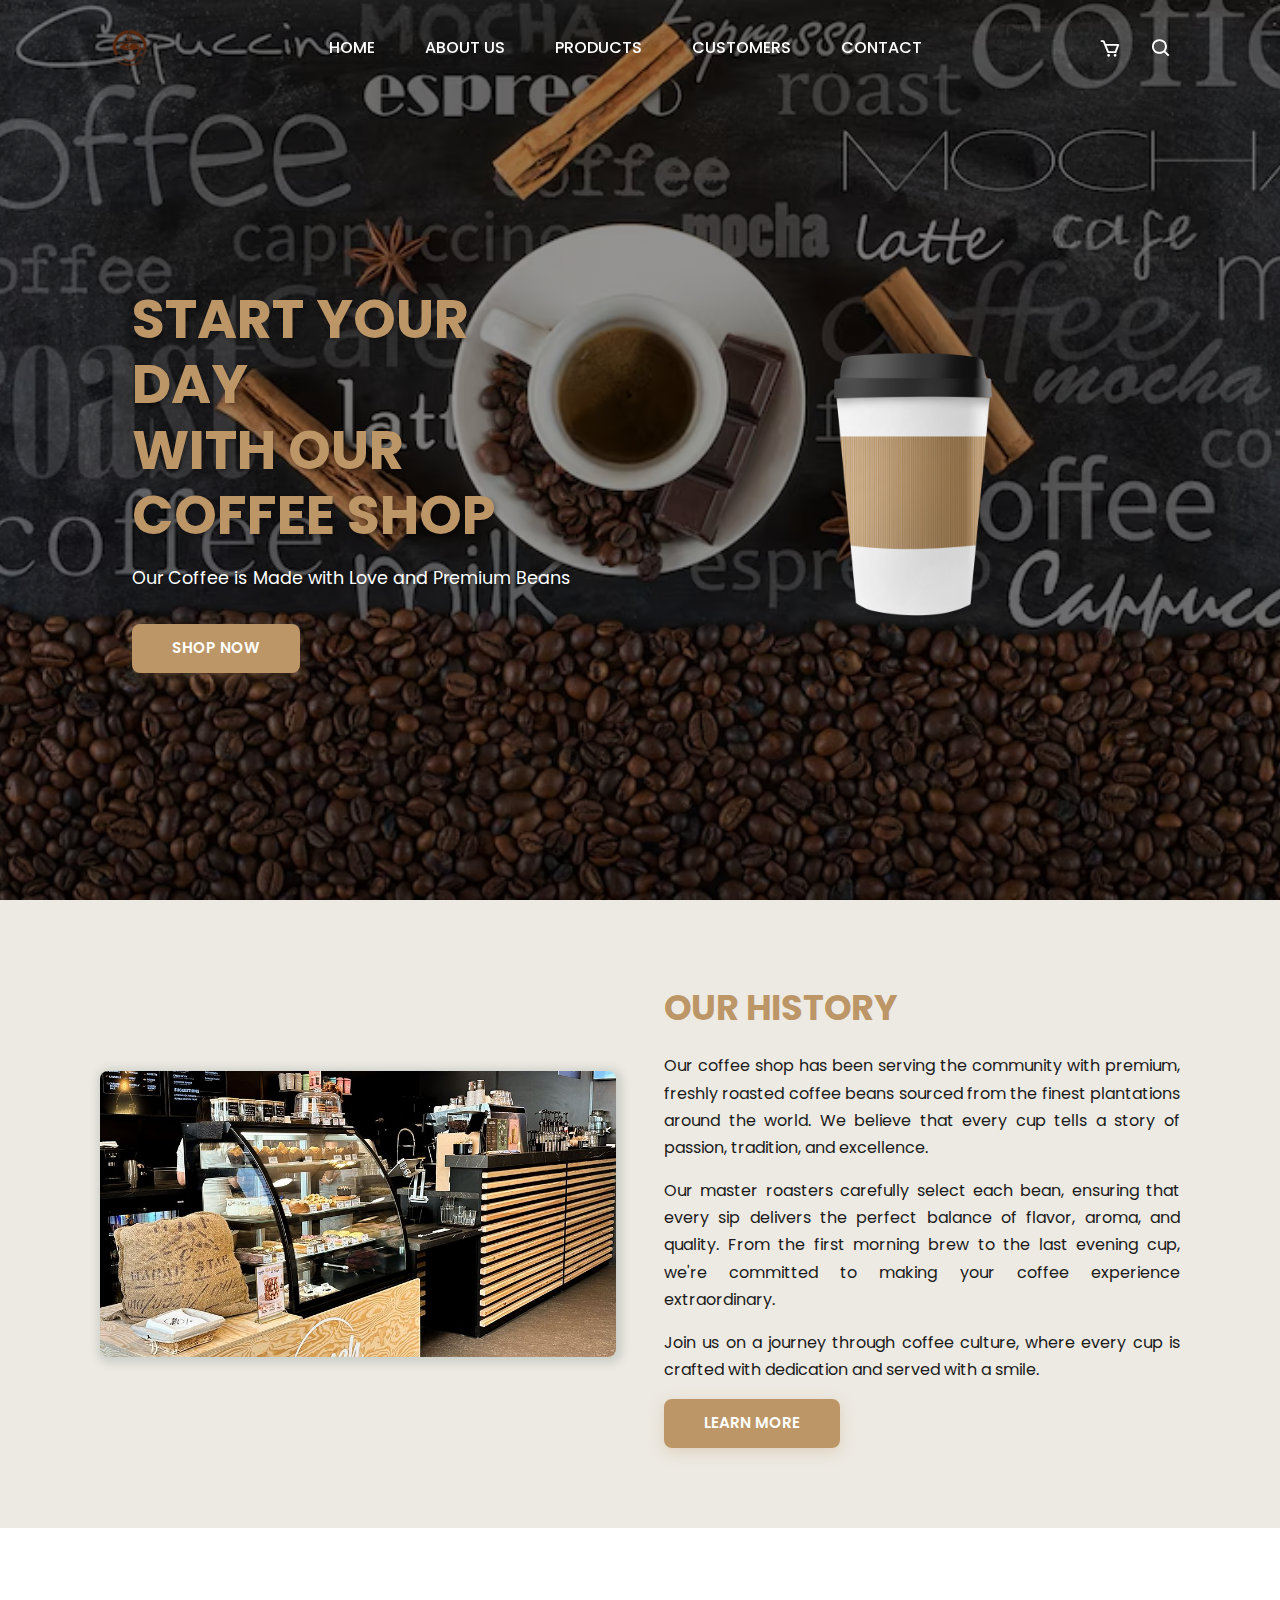
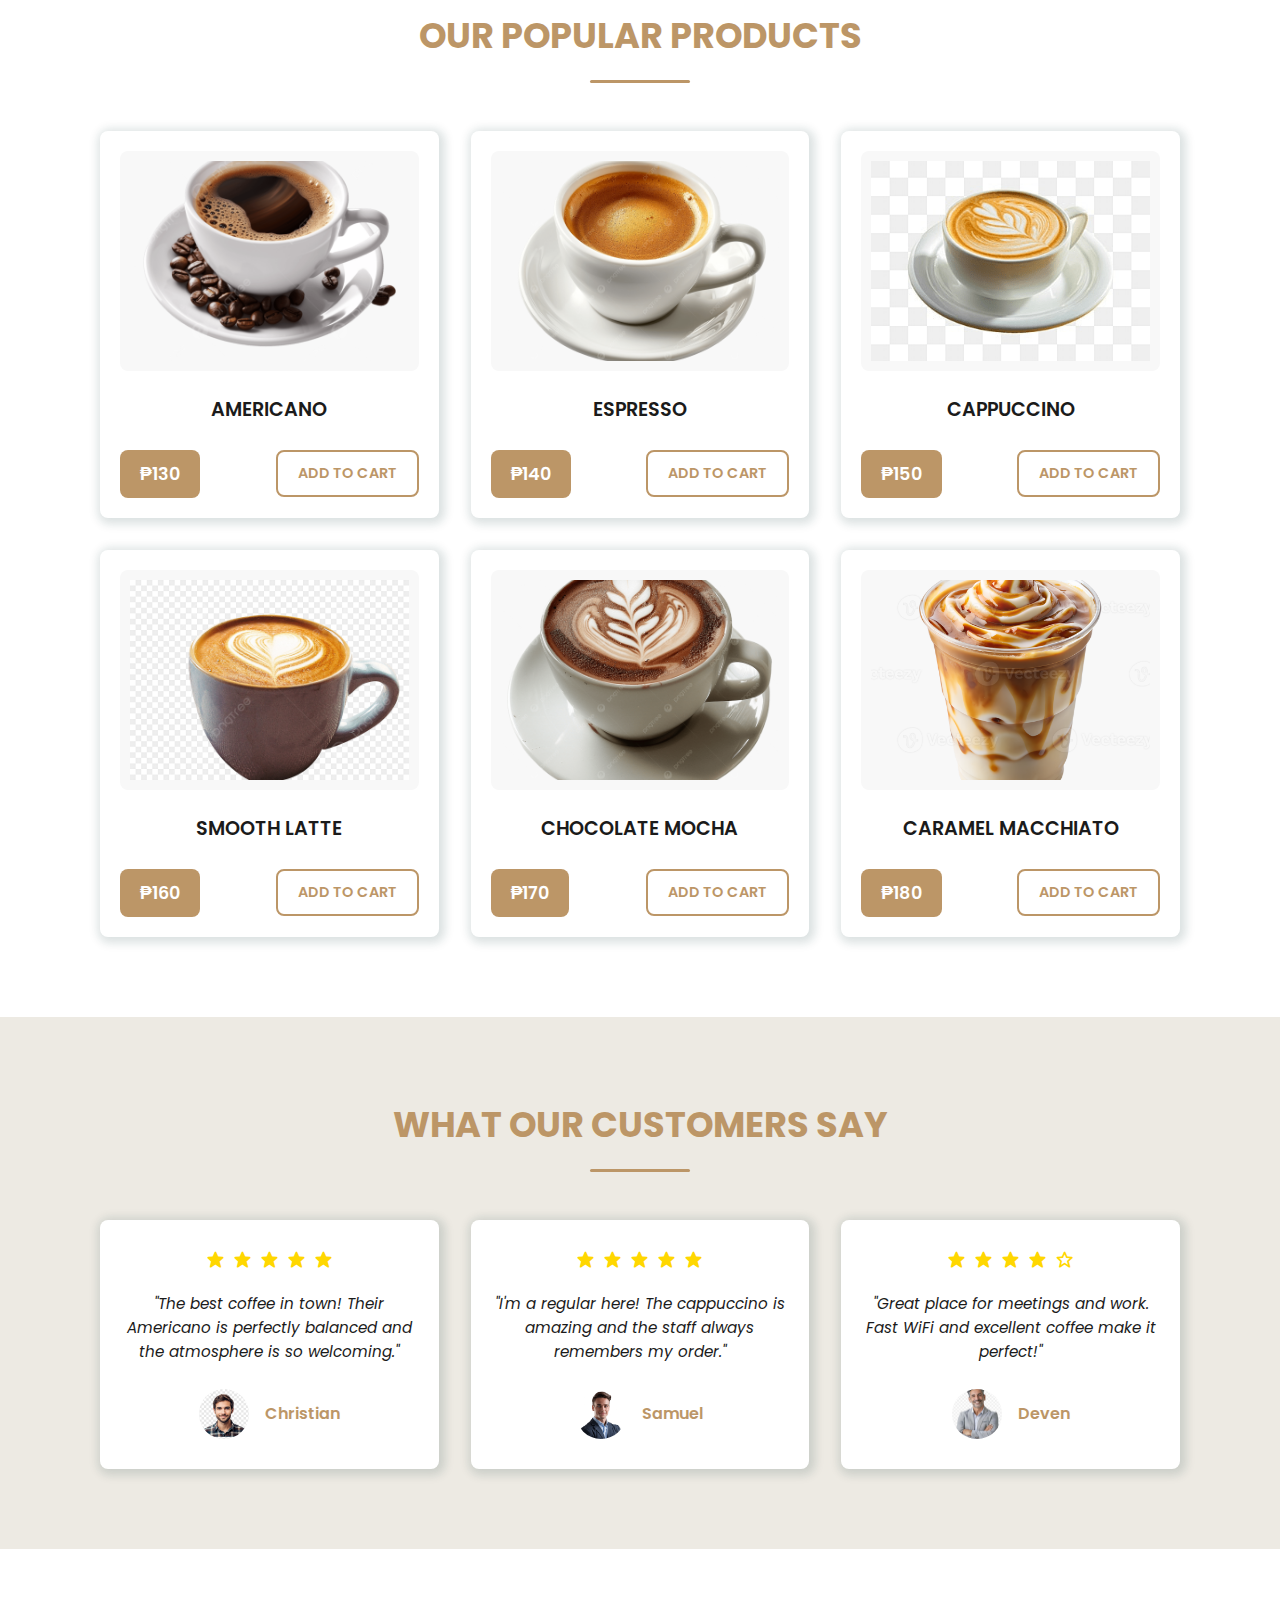
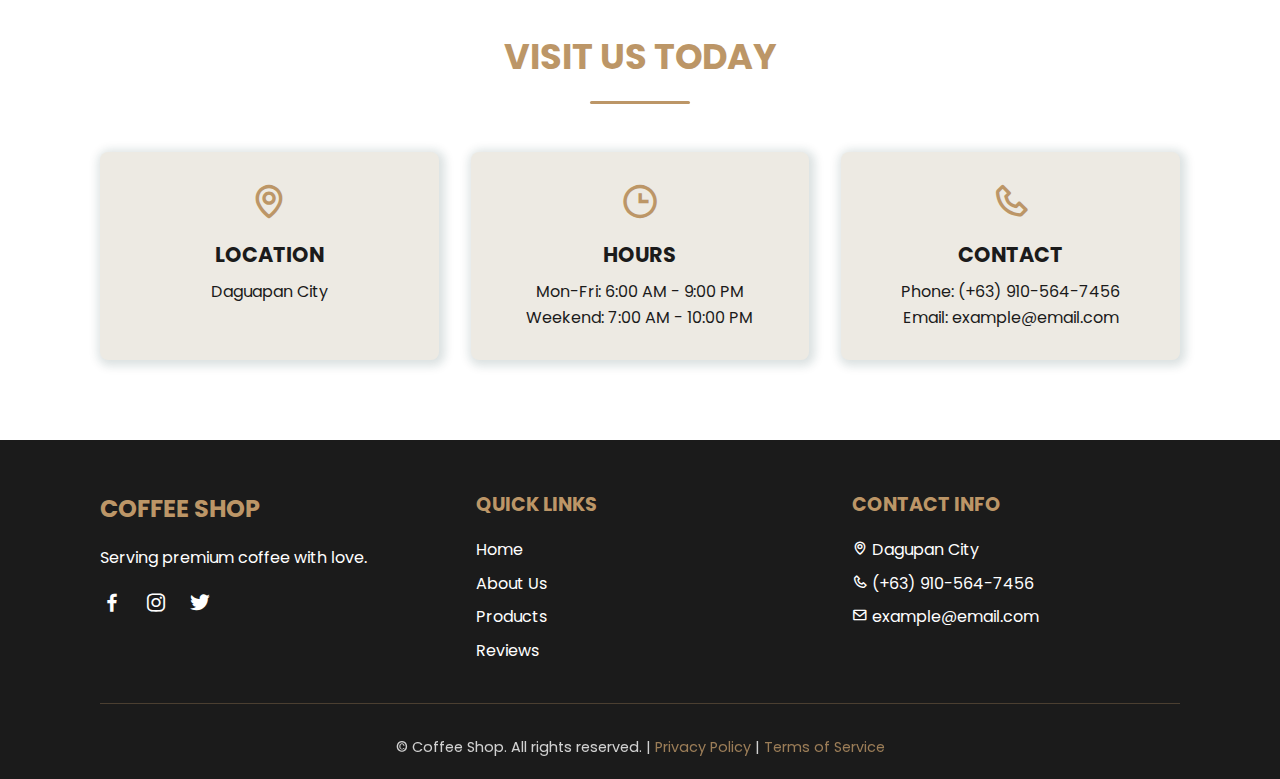
<file: src/Divina Cafe/index.html>
<!DOCTYPE html>
<html lang="en">
<head>
    <meta charset="UTF-8">
    <meta http-equiv="X-UA-Compatible" content="IE=edge">
    <meta name="viewport" content="width=device-width, initial-scale=1.0">
    <title>Coffee Shop</title>
    <meta name="description" content="Start your day with our premium coffee made with love. Discover our popular coffee products and rich history.">
    <meta name="keywords" content="coffee, coffee shop, americano, premium coffee, coffee beans">
    
    <!-- Link to CSS -->
    <link rel="stylesheet" href="style.css">
    <!-- Box Icons CSS (Better performance than JS) -->
    <link href='https://unpkg.com/boxicons@2.1.4/css/boxicons.min.css' rel='stylesheet'>
    
    <!-- Favicon (optional) -->
    <link rel="icon" href="favicon.ico" type="image/x-icon">
</head>
<body>
    <!-- Navigation Header -->
    <header>
        <a href="#home" class="logo" aria-label="Coffee Shop Home">
            <img src="image.l.webp" alt="Coffee Shop Logo">
        </a>
        
        <!-- Mobile Menu Icon -->
        <i class='bx bx-menu' id="menu-icon" aria-label="Toggle Menu"></i>
        
        <!-- Navigation Links -->
        <nav>
            <ul class="navbar">
                <li><a href="#home">Home</a></li>
                <li><a href="#about">About Us</a></li>
                <li><a href="#products">Products</a></li>
                <li><a href="#customers">Customers</a></li>
                <li><a href="#contact">Contact</a></li>
            </ul>
        </nav>
        
        <!-- Header Icons -->
        <div class="header-icon">
            <i class='bx bx-cart' aria-label="Shopping Cart" role="button" tabindex="0"></i>
            <i class='bx bx-search' id="search-icon" aria-label="Search" role="button" tabindex="0"></i>
        </div>  
        
        <!-- Search Box -->
        <div class="search-box">
            <input type="search" 
                   name="search" 
                   id="search-input" 
                   placeholder="Search coffee products..." 
                   aria-label="Search products">
        </div>
    </header>

    <!-- Home Section -->
    <section class="home" id="home">
        <div class="home-text">
            <h1>Start Your Day<br>With Our Coffee Shop</h1>
            <p>Our Coffee is Made with Love and Premium Beans</p>
            <a href="#products" class="btn" role="button">Shop Now</a>
        </div>
        <div class="home-img">
            <img src="coffee.png" alt="Premium coffee cup with steam rising">
        </div>
    </section>

    <!-- About Section -->
    <section class="about" id="about">
        <div class="about-img">
            <img src="abouts.image.jpg" alt="Coffee shop interior with warm ambiance">
        </div>
        <div class="about-text">
            <h2>Our History</h2>
            <p>Our coffee shop has been serving the community with premium, freshly roasted coffee beans sourced from the finest plantations around the world. We believe that every cup tells a story of passion, tradition, and excellence.</p>
            <p>Our master roasters carefully select each bean, ensuring that every sip delivers the perfect balance of flavor, aroma, and quality. From the first morning brew to the last evening cup, we're committed to making your coffee experience extraordinary.</p>
            <p>Join us on a journey through coffee culture, where every cup is crafted with dedication and served with a smile.</p>
            <a href="#contact" class="btn" role="button">Learn More</a>
        </div>
    </section>

    <!-- Products Section -->
    <section class="products" id="products">
        <div class="heading">
            <h2>Our Popular Products</h2>
        </div>
        
        <!-- Products Container -->
        <div class="products-container">
            <article class="box">
                <img src="image.p1.png" alt="Americano Coffee">
                <h3>Americano</h3>
                <div class="content">
                    <span>₱130</span>
                    <a href="#" class="add-to-cart" role="button">Add to Cart</a>
                </div>
            </article>
            
            <article class="box">
                <img src="image.p2.png" alt="Espresso Coffee">
                <h3>Espresso</h3>
                <div class="content">
                    <span>₱140</span>
                    <a href="#" class="add-to-cart" role="button">Add to Cart</a>
                </div>
            </article>
            
            <article class="box">
                <img src="image.p3.png" alt="Cappuccino Coffee">
                <h3>Cappuccino</h3>
                <div class="content">
                    <span>₱150</span>
                    <a href="#" class="add-to-cart" role="button">Add to Cart</a>
                </div>
            </article>
            
            <article class="box">
                <img src="image.p4.jpg" alt="Latte Coffee">
                <h3>Smooth Latte</h3>
                <div class="content">
                    <span>₱160</span>
                    <a href="#" class="add-to-cart" role="button">Add to Cart</a>
                </div>
            </article>
            
            <article class="box">
                <img src="image.p5.png" alt="Chocolate Mocha">
                <h3>Chocolate Mocha</h3>
                <div class="content">
                    <span>₱170</span>
                    <a href="#" class="add-to-cart" role="button">Add to Cart</a>
                </div>
            </article>
            
            <article class="box">
                <img src="image.p6.webp" alt="Caramel Macchiato">
                <h3>Caramel Macchiato</h3>
                <div class="content">
                    <span>₱180</span>
                    <a href="#" class="add-to-cart" role="button">Add to Cart</a>
                </div>
            </article>
        </div>
    </section>

    <!-- Customer Reviews Section -->
    <section class="customers" id="customers">
        <div class="heading">
            <h2>What Our Customers Say</h2>
        </div>
        
        <div class="reviews-container">
            <article class="review-box">
                <div class="stars">
                    <i class='bx bxs-star'></i>
                    <i class='bx bxs-star'></i>
                    <i class='bx bxs-star'></i>
                    <i class='bx bxs-star'></i>
                    <i class='bx bxs-star'></i>
                </div>
                <p>"The best coffee in town! Their Americano is perfectly balanced and the atmosphere is so welcoming."</p>
                <div class="customer-info">
                    <img src="c1.image.png" alt="Christian">
                    <h4>Christian</h4>
                </div>
            </article>
            
            <article class="review-box">
                <div class="stars">
                    <i class='bx bxs-star'></i>
                    <i class='bx bxs-star'></i>
                    <i class='bx bxs-star'></i>
                    <i class='bx bxs-star'></i>
                    <i class='bx bxs-star'></i>
                </div>
                <p>"I'm a regular here! The cappuccino is amazing and the staff always remembers my order."</p>
                <div class="customer-info">
                    <img src="c2.image.png" alt="Samuel">
                    <h4>Samuel</h4>
                </div>
            </article>
            
            <article class="review-box">
                <div class="stars">
                    <i class='bx bxs-star'></i>
                    <i class='bx bxs-star'></i>
                    <i class='bx bxs-star'></i>
                    <i class='bx bxs-star'></i>
                    <i class='bx bx-star'></i>
                </div>
                <p>"Great place for meetings and work. Fast WiFi and excellent coffee make it perfect!"</p>
                <div class="customer-info">
                    <img src="c3.image.webp" alt="Deven">
                    <h4>Deven</h4>
                </div>
            </article>
        </div>
    </section>

    <!-- Contact Section -->
    <section class="contact" id="contact">
        <div class="heading">
            <h2>Visit Us Today</h2>
        </div>
        
        <div class="contact-container">
            <div class="contact-info">
                <div class="info-box">
                    <i class='bx bx-map'></i>
                    <h3>Location</h3>
                    <p> Daguapan City</p>
                </div>
                
                <div class="info-box">
                    <i class='bx bx-time'></i>
                    <h3>Hours</h3>
                    <p>Mon-Fri: 6:00 AM - 9:00 PM<br>Weekend: 7:00 AM - 10:00 PM</p>
                </div>
                
                <div class="info-box">
                    <i class='bx bx-phone'></i>
                    <h3>Contact</h3>
                    <p>Phone: (+63) 910-564-7456<br>Email: example@email.com</p>
                </div>
            </div>
        </div>
    </section>

    <!-- Footer -->
    <footer>
        <div class="footer-content">
            <div class="footer-section">
                <h3>Coffee Shop</h3>
                <p>Serving premium coffee with love.</p>
                <div class="social-links">
                    <a href="#" aria-label="Facebook"><i class='bx bxl-facebook'></i></a>
                    <a href="#" aria-label="Instagram"><i class='bx bxl-instagram'></i></a>
                    <a href="#" aria-label="Twitter"><i class='bx bxl-twitter'></i></a>
                </div>
            </div>
            
            <div class="footer-section">
                <h4>Quick Links</h4>
                <ul>
                    <li><a href="#home">Home</a></li>
                    <li><a href="#about">About Us</a></li>
                    <li><a href="#products">Products</a></li>
                    <li><a href="#customers">Reviews</a></li>
                </ul>
            </div>
            
            <div class="footer-section">
                <h4>Contact Info</h4>
                <p><i class='bx bx-map'></i> Dagupan City</p>
                <p><i class='bx bx-phone'></i> (+63) 910-564-7456</p>
                <p><i class='bx bx-envelope'></i> example@email.com</p>
            </div>
        </div>
        
        <div class="footer-bottom">
            <p>&copy; Coffee Shop. All rights reserved. | <a href="#">Privacy Policy</a> | <a href="#">Terms of Service</a></p>
        </div>
    </footer>

    <!-- JavaScript -->
    <script src="main.js"></script>
</body>
</html>
</file>
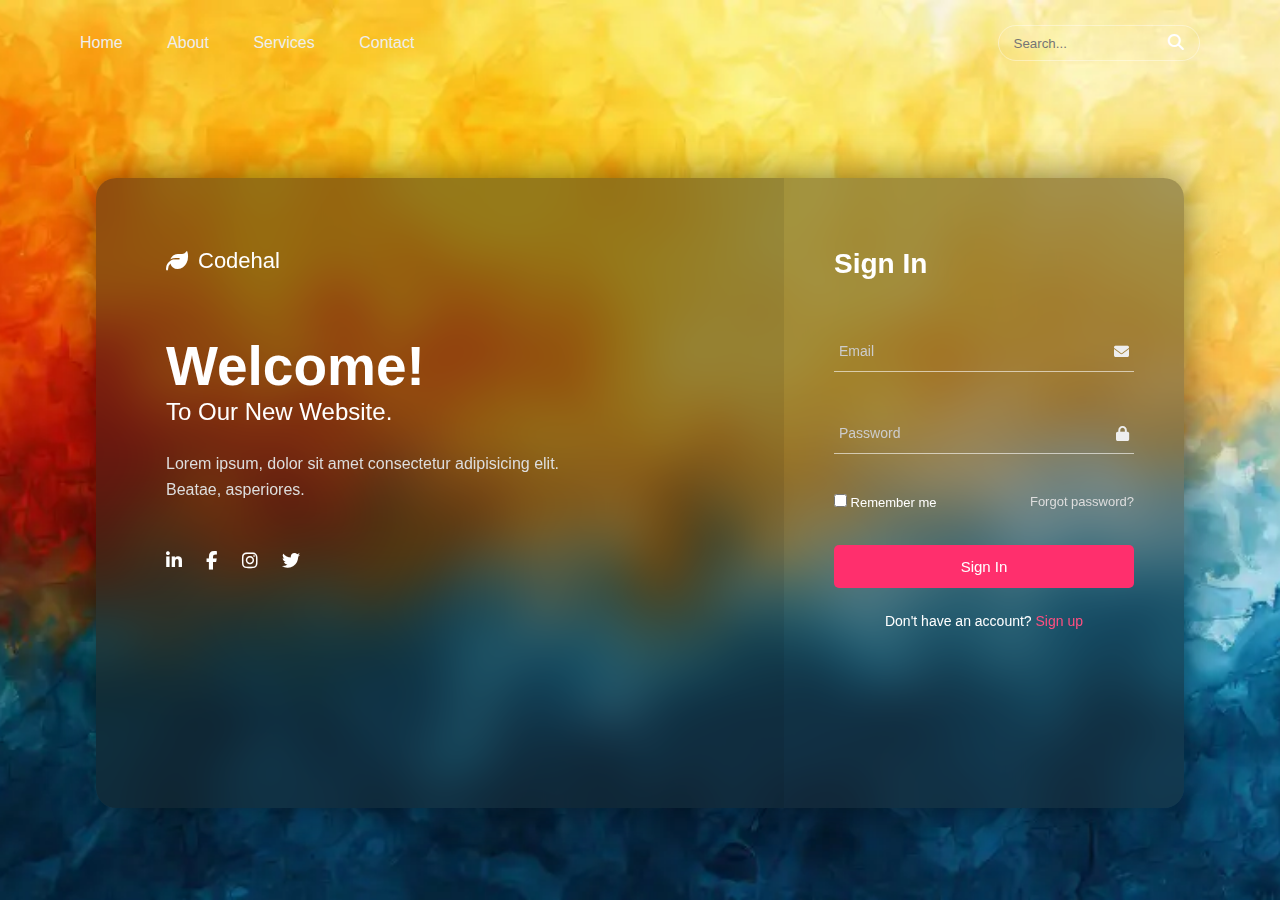
<file: src/login/index.html>
<!DOCTYPE html>
<html lang="en">
<head>
<meta charset="UTF-8">
<title>Glass Login UI</title>

<link rel="stylesheet" href="style.css">

<!-- Font Awesome -->
<link rel="stylesheet" href="https://cdnjs.cloudflare.com/ajax/libs/font-awesome/6.5.0/css/all.min.css">

</head>
<body>

<!-- NAVBAR -->
<header class="navbar">
    <div class="menu">
        <a href="#">Home</a>
        <a href="#">About</a>
        <a href="#">Services</a>
        <a href="#">Contact</a>
    </div>

    <div class="search">
        <input type="text" placeholder="Search...">
        <i class="fas fa-search"></i>
    </div>
</header>

<!-- GLASS CARD -->
<div class="glass">

    <!-- LEFT -->
    <div class="left">
        <div class="brand">
            <i class="fas fa-leaf"></i>
            <span>Codehal</span>
        </div>

        <h1>Welcome!</h1>
        <h2>To Our New Website.</h2>

        <p>
            Lorem ipsum, dolor sit amet consectetur adipisicing elit.
            Beatae, asperiores.
        </p>

        <div class="social">
            <i class="fab fa-linkedin-in"></i>
            <i class="fab fa-facebook-f"></i>
            <i class="fab fa-instagram"></i>
            <i class="fab fa-twitter"></i>
        </div>
    </div>

    <!-- RIGHT -->
    <div class="right">
        <h2>Sign In</h2>

        <div class="input">
            <input type="email" placeholder=" " required>
            <label>Email</label>
            <i class="fas fa-envelope"></i>
        </div>

        <div class="input">
            <input type="password" placeholder=" " required>
            <label>Password</label>
            <i class="fas fa-lock"></i>
        </div>

        <div class="options">
            <label><input type="checkbox"> Remember me</label>
            <a href="#">Forgot password?</a>
        </div>

        <button>Sign In</button>

        <p class="register">
            Don't have an account? <span>Sign up</span>
        </p>
    </div>
</div>

</body>
</html>
</file>
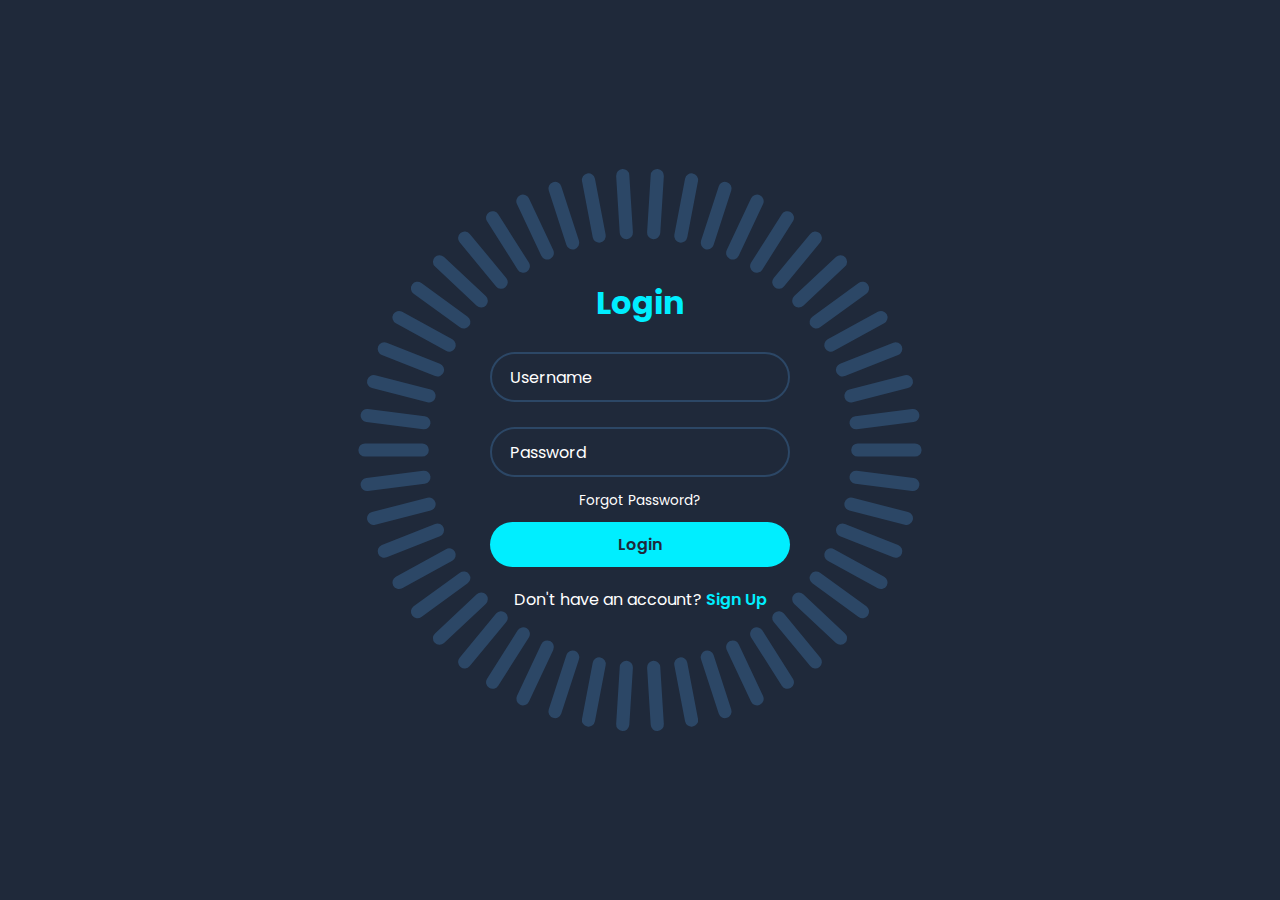
<file: src/New folder (3)/index.html>
<!DOCTYPE html>
<html lang="en">
<head>
    <meta charset="UTF-8">
    <meta http-equiv="X-UA-Compatible" content="IE-edge">
    <meta name="viewport" content="width=device-width, initial-scale=1.0">
    <title>Godzilla</title>
    <link rel="stylesheet" href="style.css">
</head>
<body>

<div class="container">
    <span style="--i:1;"></span>
    <span style="--i:2;"></span>
    <span style="--i:3;"></span>
    <span style="--i:4;"></span>
    <span style="--i:5;"></span>
    <span style="--i:6;"></span>
    <span style="--i:7;"></span>
    <span style="--i:8;"></span>
    <span style="--i:9;"></span>
    <span style="--i:10;"></span>
    <span style="--i:11;"></span>
    <span style="--i:12;"></span>
    <span style="--i:13;"></span>
    <span style="--i:14;"></span>
    <span style="--i:15;"></span>
    <span style="--i:16;"></span>
    <span style="--i:17;"></span>
    <span style="--i:18;"></span>
    <span style="--i:19;"></span>
    <span style="--i:20;"></span>
    <span style="--i:21;"></span>
    <span style="--i:22;"></span>
    <span style="--i:23;"></span>
    <span style="--i:24;"></span>
    <span style="--i:25;"></span>
    <span style="--i:26;"></span>
    <span style="--i:27;"></span>
    <span style="--i:28;"></span>
    <span style="--i:29;"></span>
    <span style="--i:30;"></span>
    <span style="--i:31;"></span>
    <span style="--i:32;"></span>
    <span style="--i:33;"></span>
    <span style="--i:34;"></span>
    <span style="--i:35;"></span>
    <span style="--i:36;"></span>
    <span style="--i:37;"></span>
    <span style="--i:38;"></span>
    <span style="--i:39;"></span>
    <span style="--i:40;"></span>
    <span style="--i:41;"></span>
    <span style="--i:42;"></span>
    <span style="--i:43;"></span>
    <span style="--i:44;"></span>
    <span style="--i:45;"></span>
    <span style="--i:46;"></span>
    <span style="--i:47;"></span>
    <span style="--i:48;"></span>
    <span style="--i:49;"></span>
    <span style="--i:50;"></span>

    <!-- Login Box -->
    <div class="login-box">
        <form>
            <h2>Login</h2>

            <div class="input-box">
                <input type="text" required>
                <label>Username</label>
            </div>

            <div class="input-box">
                <input type="password" required>
                <label>Password</label>
            </div>

            <div class="forgot-pass">
                <a href="#">Forgot Password?</a>
            </div>

            <button type="submit" class="btn">Login</button>

            <div class="signup-link">
                <p>Don't have an account? <a href="#">Sign Up</a></p>
            </div>
        </form>
    </div>
</div>

</body>
</html>
</file>
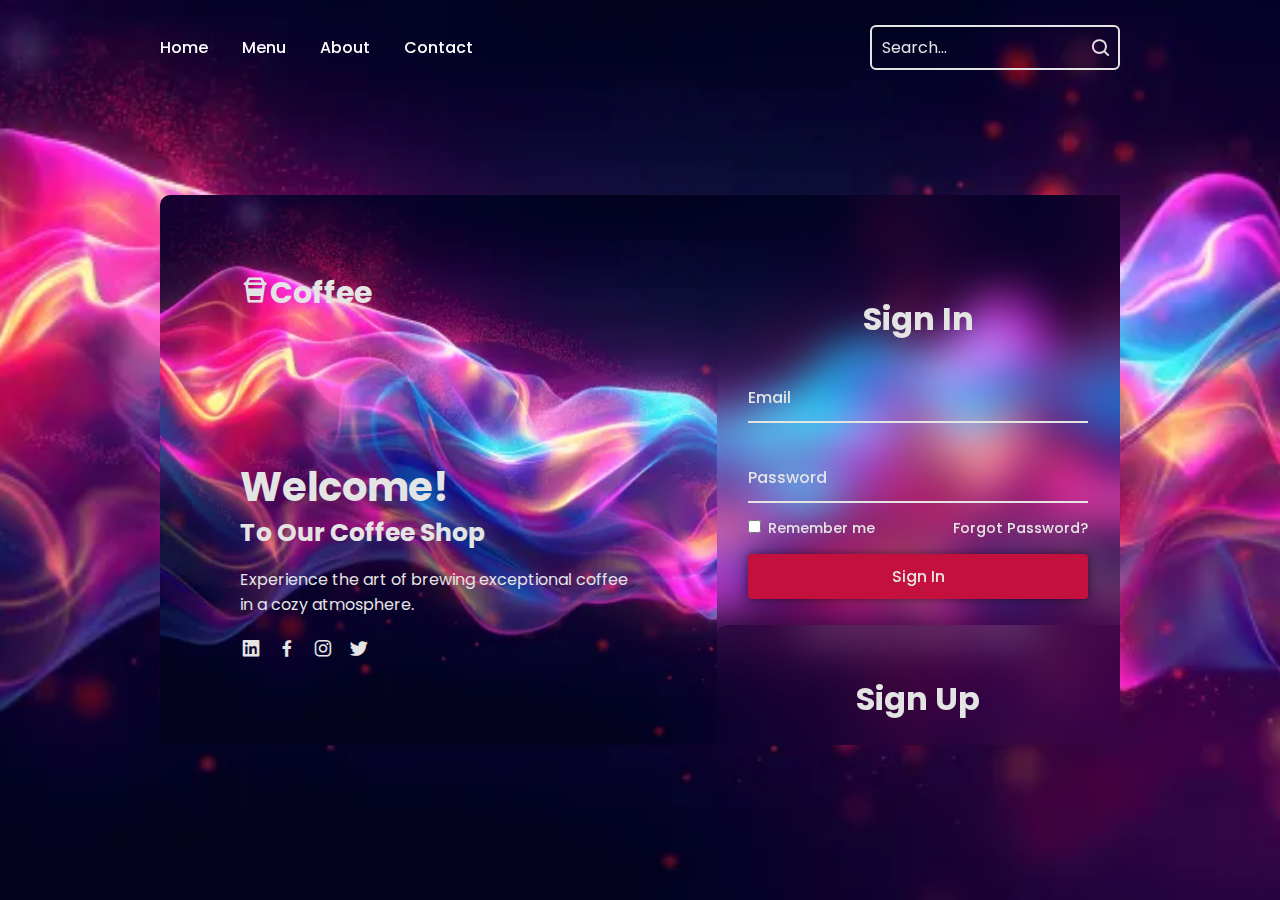
<file: src/New folder/index.html>
<!DOCTYPE html>
<html lang="en">

<head>
    <meta charset="UTF-8">
    <meta http-equiv="X-UA-Compatible" content="IE=edge">
    <meta name="viewport" content="width=device-width, initial-scale=1.0">
    <title>Brewed Coffee</title>
    <link rel="stylesheet" href="style.css">
    <link href='https://unpkg.com/boxicons@2.1.4/css/boxicons.min.css' rel='stylesheet'>
</head>

<body>

    <header class="header">
        <nav class="navbar">
            <a href="#">Home</a>
            <a href="#">Menu</a>
            <a href="#">About</a>
            <a href="#">Contact</a>
        </nav>

        <form action="#" class="search-bar">
            <input type="text" placeholder="Search...">
            <button type="submit"><i class='bx bx-search'></i></button>
        </form>
    </header>

    <div class="background"></div>
    <div class="container">
        <div class="content">
            <h2 class="logo"><i class='bx bx-coffee-togo'></i>Coffee</h2>

            <div class="text-sci">
                <h2>Welcome! <br><span>To Our Coffee Shop</span></h2>

                <p>Experience the art of brewing exceptional coffee in a cozy atmosphere.</p>

                <div class="social-icons">
                    <a href="#"><i class='bx bxl-linkedin-square'></i></a>
                    <a href="#"><i class='bx bxl-facebook'></i></a>
                    <a href="#"><i class='bx bxl-instagram'></i></a>
                    <a href="#"><i class='bx bxl-twitter'></i></a>
                </div>
            </div>
        </div>
        

        <div class="logreg-box">
            <div class="form-box login">
                <form action="#">
                    <h2>Sign In</h2>

                    <div class="input-box">
                        <span class="icon">
                            <ion-icon name="mail"></ion-icon>
                        </span>
                        <input type="email" required>
                        <label>Email</label>
                    </div>

                    <div class="input-box">
                        <span class="icon">
                            <ion-icon name="lock-closed"></ion-icon>
                        </span>
                        <input type="password" required>
                        <label>Password</label>
                    </div>

                    <div class="remember-forgot">
                        <label><input type="checkbox"> Remember me</label>
                        <a href="#">Forgot Password?</a>
                    </div>

                    <button type="submit" class="btn">Sign In</button>

                    <div class="login-register">
                        <p>Don't have an account? <a href="#" class="register-link">Sign Up</a></p>         
                    </div>
                </form>
            </div>

            <div class="form-box register">
                <form action="#">
                    <h2>Sign Up</h2>

                    <div class="input-box">
                        <span class="icon">
                            <ion-icon name="person"></ion-icon>
                        </span>
                        <input type="text" required>
                        <label>Name</label>
                    </div>

                    <div class="input-box">
                        <span class="icon">
                            <ion-icon name="mail"></ion-icon>
                        </span>
                        <input type="email" required>
                        <label>Email</label>
                    </div>

                    <div class="input-box">
                        <span class="icon">
                            <ion-icon name="lock-closed"></ion-icon>
                        </span>
                        <input type="password" required>
                        <label>Password</label>
                    </div>

                    <div class="remember-forgot">
                        <label><input type="checkbox"> I agree to the terms & conditions</label>
                        <a href="#">Forgot Password?</a>
                    </div>

                    <button type="submit" class="btn">Sign Up</button>

                    <div class="login-register">
                        <p>Already have an account? <a href="#" class="login-link">Sign In</a></p>         
                    </div>
        </div>
    </div>

    <script src="script.js"></script>
</body>

</html>
</file>
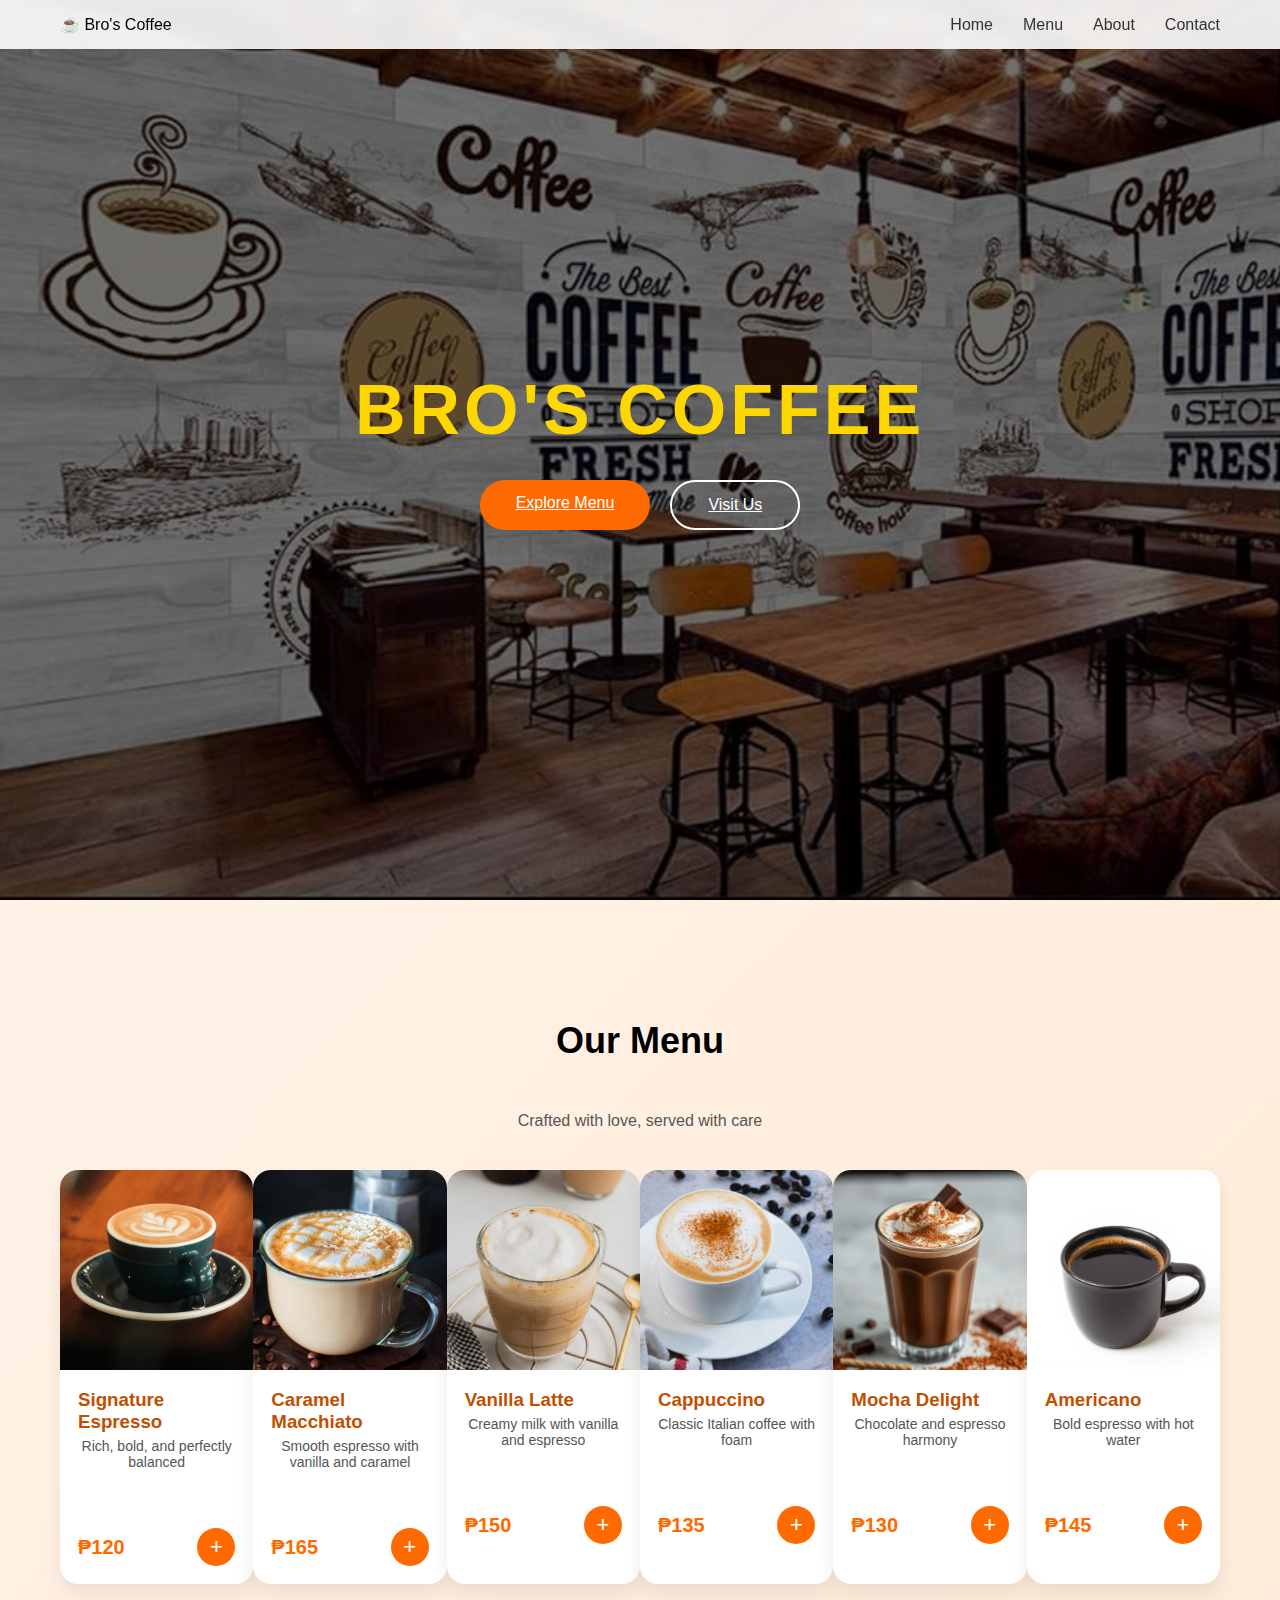
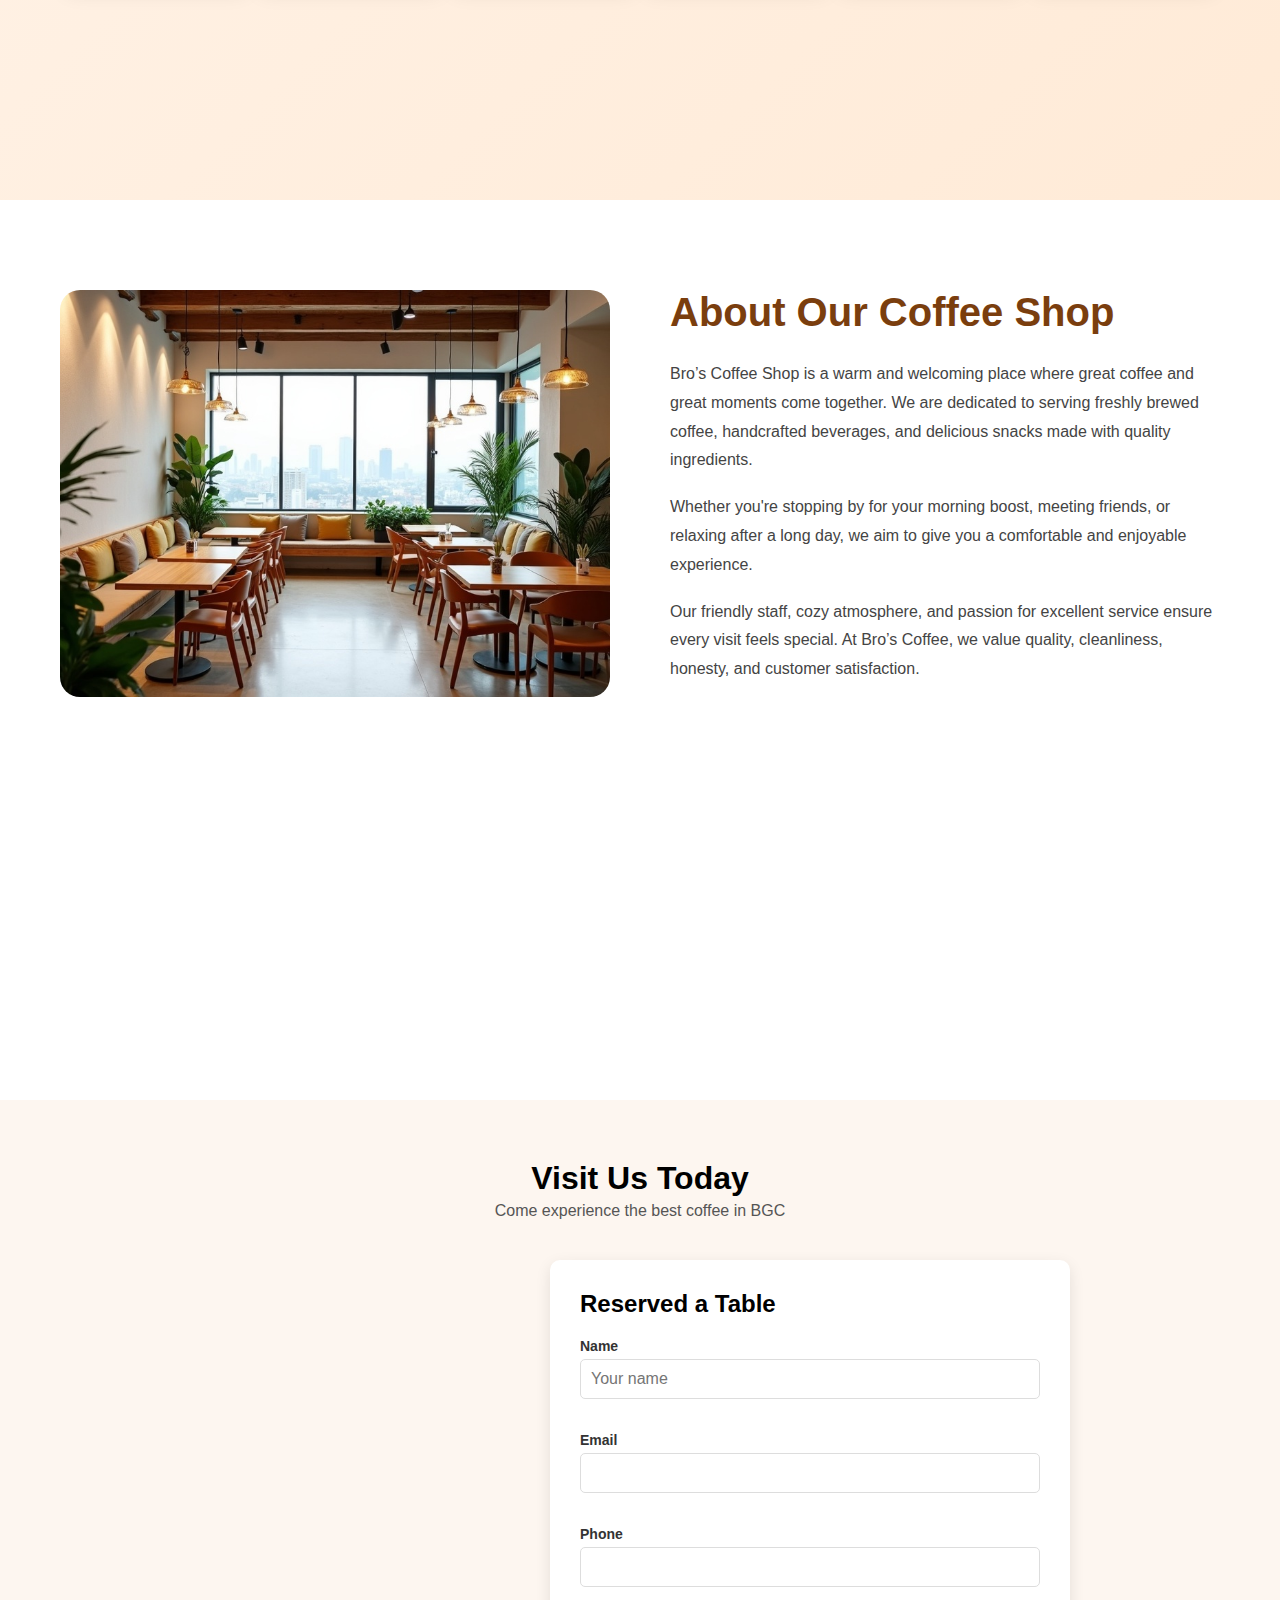
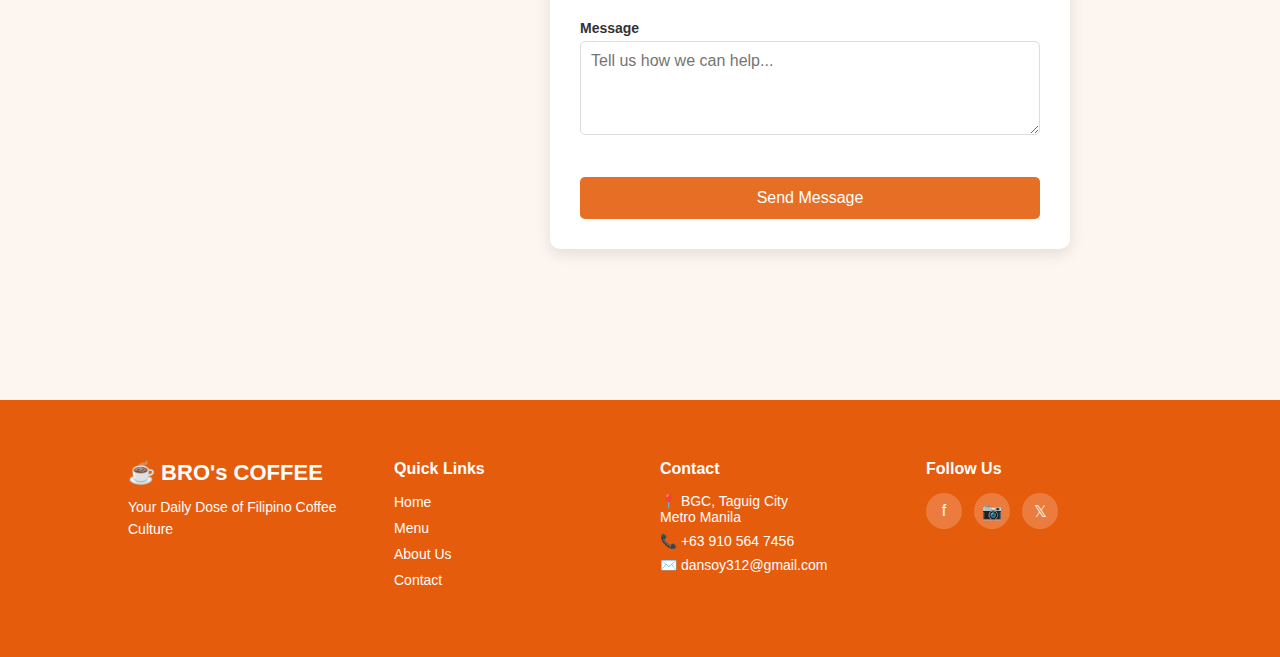
<file: src/Websites/index.html>
<!DOCTYPE html>
<html lang="en">
<head>
<meta charset="UTF-8">
<meta name="viewport" content="width=device-width, initial-scale=1.0">
<title>BRO's Coffee</title>
<link rel="stylesheet" href="style.css">
</head>

<body>

<header class="navbar">
    <div>☕ Bro's Coffee</div>
    <ul class="nav-links">
        <li><a href="#home">Home</a></li>
        <li><a href="#menu">Menu</a></li>
        <li><a href="#about">About</a></li>
        <li><a href="#contact">Contact</a></li>
    </ul>
</header>

<header class="mobile-header">
    <div>☕ BRO's COFFEE</div>
</header>

<section class="hero" id="home">
    <div class="overlay"></div>
    <div class="hero-content">
        <h1>BRO'S COFFEE</h1>

        <div class="buttons">
            <a href="#menu" class="btn primary">Explore Menu</a>
            <a href="#contact" class="btn outline">Visit Us</a>
        </div>
    </div>
</section>

<section class="menu" id="menu">
    <h2>Our Menu</h2>
    <p>Crafted with love, served with care</p>
</div>

    <div class="menu-grid">

        <div class="menu-card">
            <img src="Espresso.webp" alt="Espresso">
            <h3>Signature Espresso</h3>
            <p>Rich, bold, and perfectly balanced</p>
            <div class="price-row">
                <span class="price">₱120</span>
                <button class="add-btn" onclick="addItem('Espresso')">+</button>
            </div>
        </div>

        <div class="menu-card">
            <img src="Caramel.jpg" alt="Caramel Macchiato">
            <h3>Caramel Macchiato</h3>
            <p>Smooth espresso with vanilla and caramel</p>
            <div class="price-row">
                <span class="price">₱165</span>
                <button class="add-btn" onclick="addItem('Caramel Macchiato')">+</button>
            </div>
        </div>

        <div class="menu-card">
            <img src="vanilla.webp" alt="Vanilla Latte">
            <h3>Vanilla Latte</h3>
            <p>Creamy milk with vanilla and espresso</p>
            <div class="price-row">
                <span class="price">₱150</span>
                <button class="add-btn" onclick="addItem('Vanilla Latte')">+</button>
            </div>
        </div>

        <div class="menu-card">
            <img src="Capuccino.jpg" alt="Cappuccino">
            <h3>Cappuccino</h3>
            <p>Classic Italian coffee with foam</p>
            <div class="price-row">
                <span class="price">₱135</span>
                <button class="add-btn" onclick="addItem('Cappuccino')">+</button>
            </div>
        </div>

        <div class="menu-card">
            <img src="mocha.jpg" alt="Mocha Delight">
            <h3>Mocha Delight</h3>
            <p>Chocolate and espresso harmony</p>
            <div class="price-row">
                <span class="price">₱130</span>
                <button class="add-btn" onclick="addItem('Mocha Delight')">+</button>
            </div>
        </div>

        <div class="menu-card">
            <img src="americano.jpg" alt="Americano">
            <h3>Americano</h3>
            <p>Bold espresso with hot water</p>
            <div class="price-row">
                <span class="price">₱145</span>
                <button class="add-btn" onclick="addItem('Americano')">+</button>
            </div>
        </div>

    </div>
</section>

<section class="about" id="about">
    <div class="about-container">

        <div class="about-image">
            <img src="about us .jpg" alt="About Bro's Coffee">
        </div>

        <div class="about-text">
            <h2>About Our Coffee Shop</h2>
            <p>
                Bro’s Coffee Shop is a warm and welcoming place where great coffee and great moments come together.
                We are dedicated to serving freshly brewed coffee, handcrafted beverages, and delicious snacks made with quality ingredients.
            </p>
            <p>
                Whether you're stopping by for your morning boost, meeting friends, or relaxing after a long day,
                we aim to give you a comfortable and enjoyable experience.
            </p>
            <p>
                Our friendly staff, cozy atmosphere, and passion for excellent service ensure every visit feels special.
                At Bro’s Coffee, we value quality, cleanliness, honesty, and customer satisfaction.
            </p>
        </div>

    </div>
</section>

<section class="visit-us" id="contact">
    <div class="container">
        <h2>Visit Us Today</h2>
        <p>Come experience the best coffee in BGC</p>

        <div class="visit-grid">
            <div class="visit-map">
                <iframe
                    src="https://www.google.com/maps/embed?pb=!1m18!1m12!1m3!1d3859.123456789!2d121.056!3d14.551!2m3!1f0!2f0!3f0!3m2!1i1024!2i768!4f13.1!3m3!1m2!1s0x3397c123456789ab%3A0xabcdef!2sBRO's%20Coffee!5e0!3m2!1sen!2sph!4v1234567890"
                    width="50%" height="50%" style="border:0;" allowfullscreen="" loading="lazy"></iframe>
            </div>

            <div class="contact-form">
                <h3>Reserved a Table</h3>
                <form onsubmit="return validatePhone()">
                    <label>Name</label>
                    <input type="text" placeholder="Your name" required>

                    <label>Email</label>
                    <input type="email" required>

                    <label>Phone</label>
                    <input type="tel" maxlength="11" required
                           oninput="this.value=this.value.replace(/[^0-9]/g,'')">

                    <label>Message</label>
                    <textarea rows="4" placeholder="Tell us how we can help..." required></textarea>

                    <button type="submit">Send Message</button>
                </form>
            </div>
        </div>
    </div>
</section>

<footer class="footer">
    <div class="footer-container">

        <div class="footer-brand">
            <h3>☕ BRO's COFFEE</h3>
            <p>Your Daily Dose of Filipino Coffee Culture</p>
        </div>

        <div class="footer-links">
            <h4>Quick Links</h4>
            <ul>
                <li><a href="#home">Home</a></li>
                <li><a href="#menu">Menu</a></li>
                <li><a href="#about">About Us</a></li>
                <li><a href="#contact">Contact</a></li>
            </ul>
        </div>

        <div class="footer-contact">
            <h4>Contact</h4>
            <p>📍 BGC, Taguig City<br>Metro Manila</p>
            <p>📞 +63 910 564 7456</p>
            <p>✉️ dansoy312@gmail.com</p>
        </div>

        <div class="footer-social">
            <h4>Follow Us</h4>
            <div class="social-icons">
                <a href="https://www.facebook.com/" target="_blank" aria-label="Facebook">f</a>
                <a href="https://www.instagram.com/?flo=true" target="_blank" aria-label="Instagram">📷</a>
                <a href="https://x.com/" target="_blank" aria-label="X">𝕏</a>
            </div>
        </div>

    </div>

</footer>

</body>
</html>
</file>
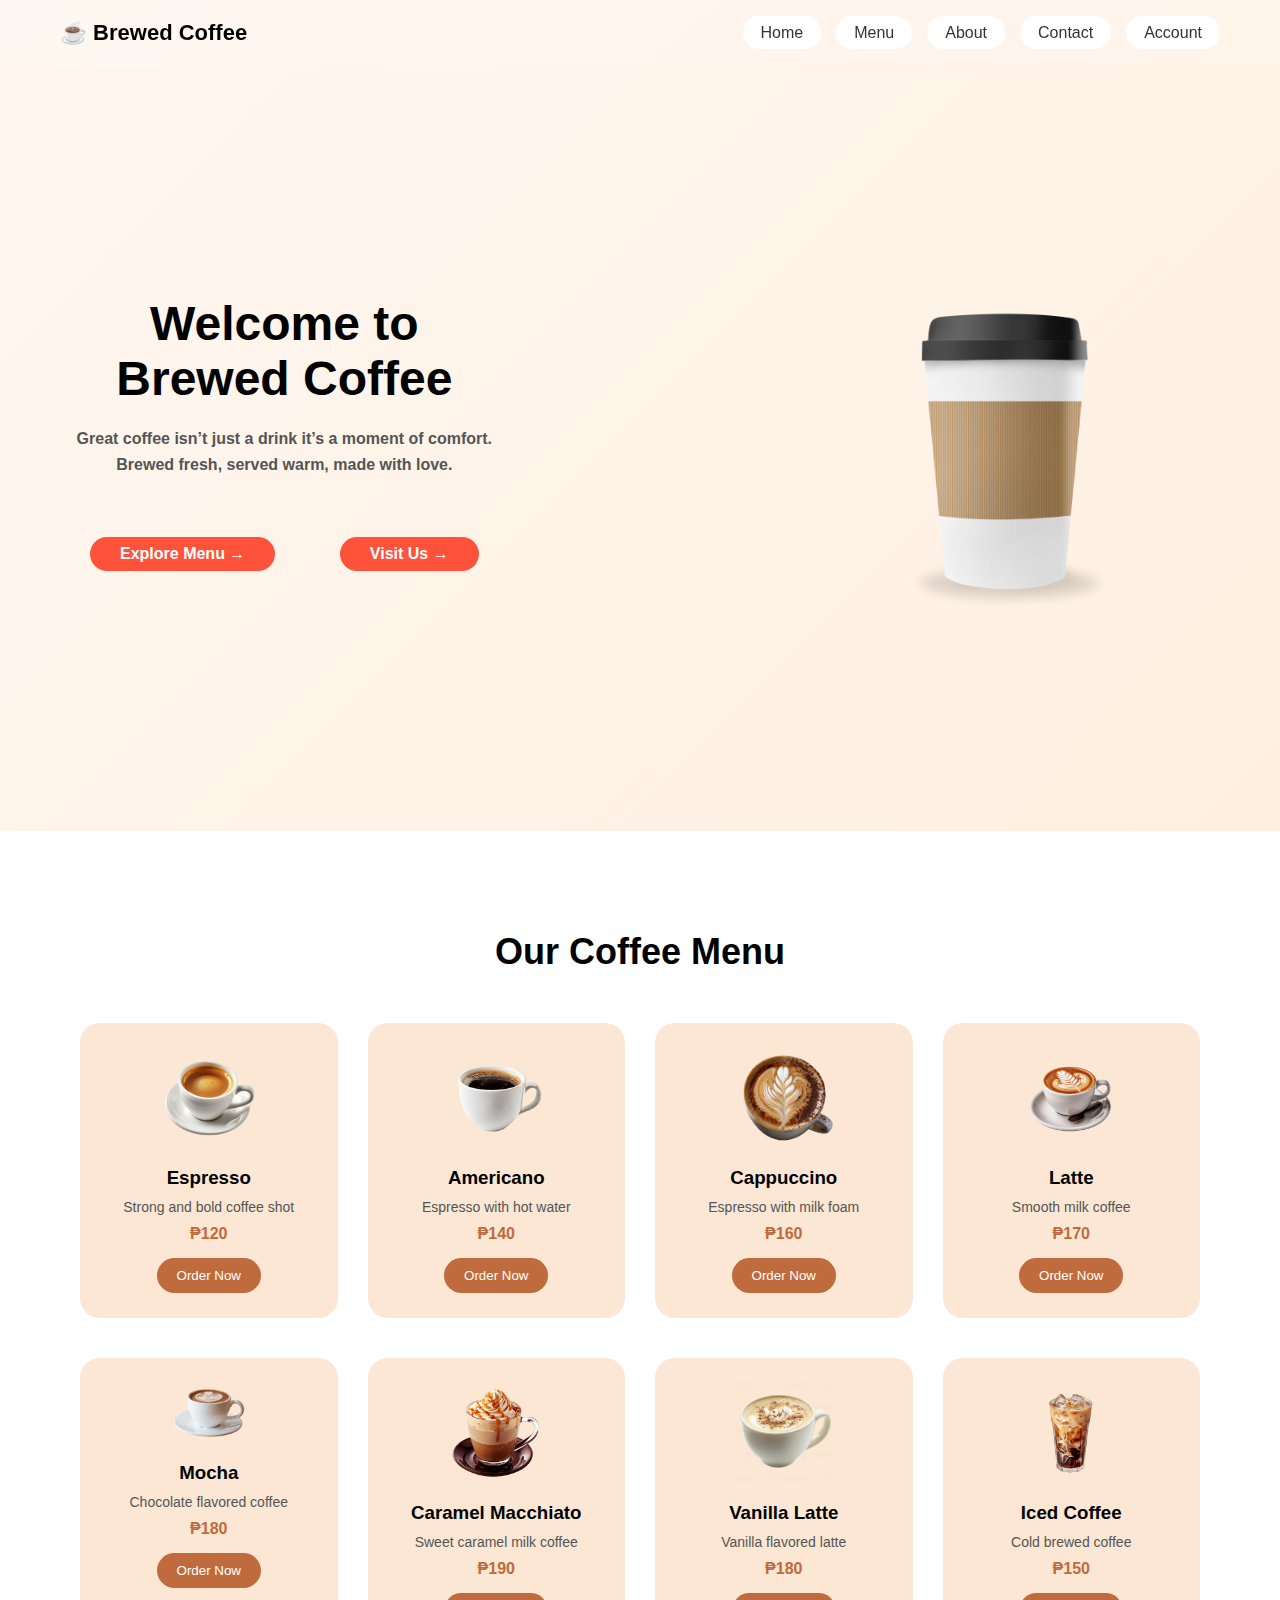
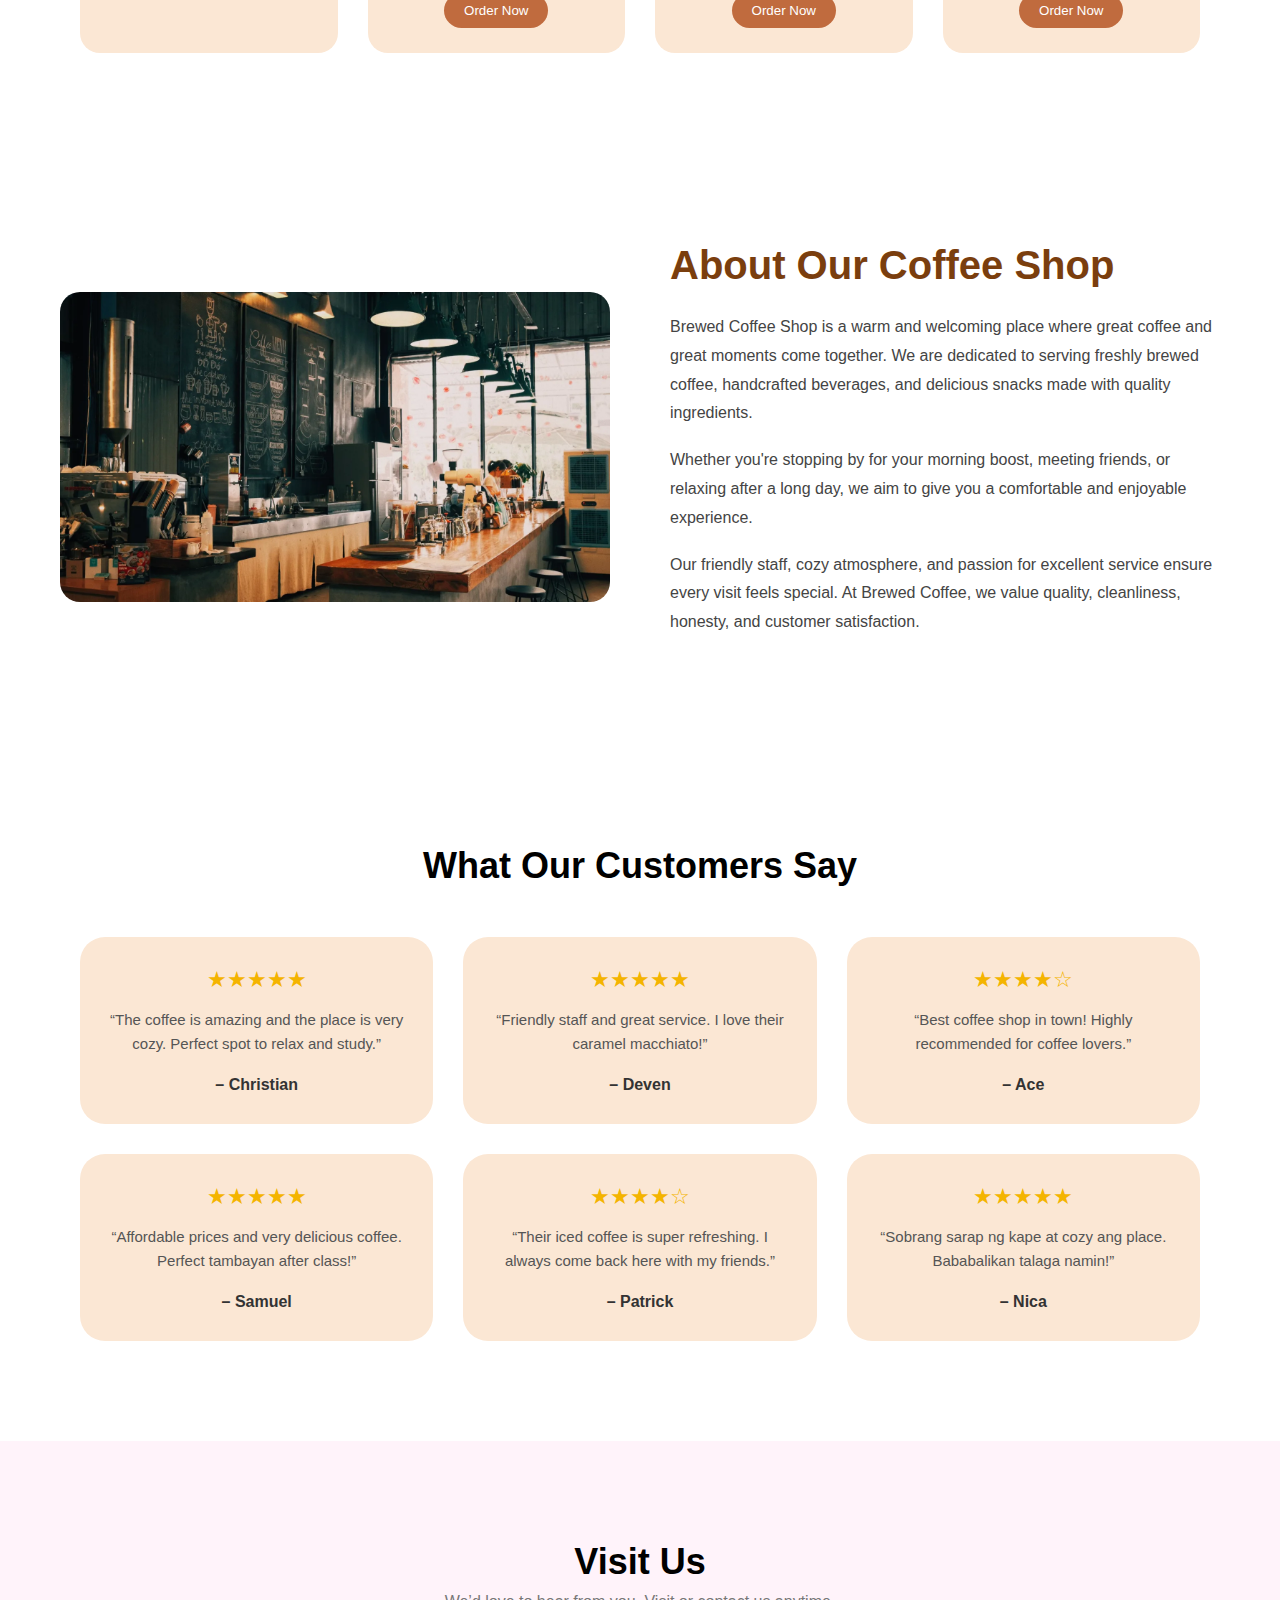
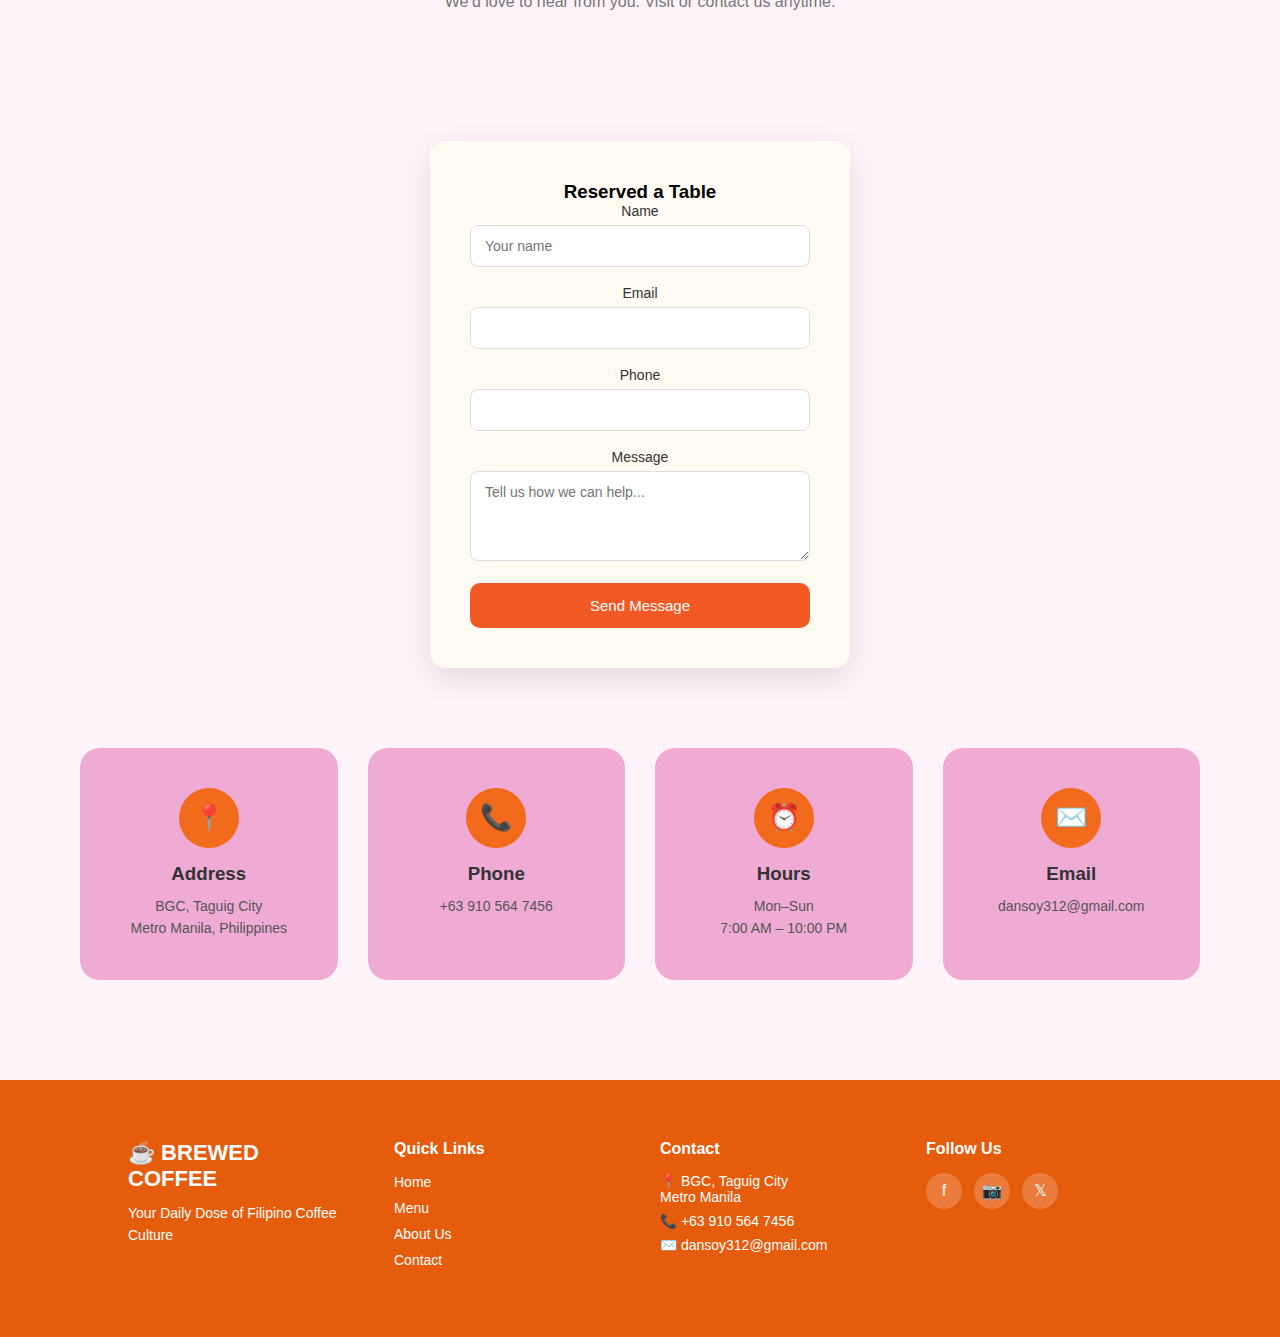
<file: src/toink/java/index.html>
<!DOCTYPE html>
<html lang="en">
<head>
<meta charset="UTF-8">
<meta name="viewport" content="width=device-width, initial-scale=1.0">
<title>Brewed Coffee</title>
<link rel="stylesheet" href="style.css">
</head>
<body>

<!-- NAVBAR -->
<header class="navbar">
    <div class="logo">☕ Brewed Coffee</div>
    <ul class="nav-buttons">
        <li><a href="#home" class="nav-btn">Home</a></li>
        <li><a href="#menu" class="nav-btn">Menu</a></li>
        <li><a href="#about" class="nav-btn">About</a></li>
        <li><a href="#contact" class="nav-btn">Contact</a></li>
        <li><a href="#account" class="nav-btn">Account</a></li>
    </ul>
  </div>
</header>

<!-- HOME -->
<section class="hero" id="home">
    <div class="hero-text">
        <center>
            <h1>Welcome to<br>Brewed Coffee</h1>
            <p><b>Great coffee isn’t just a drink it’s a moment of comfort.
            <br>Brewed fresh, served warm, made with love.</b></p>
        </center>

        <div class="buttons">
            <a href="#menu" class="btn">Explore Menu →</a>
            <a href="#contact" class="btn">Visit Us →</a>
        </div>
    </div>

    <div class="hero-image">
        <img src="coffee.png" alt="Coffee Cup">
    </div>
</section>

<!-- MENU -->
<section class="menu" id="menu">
    <h2>Our Coffee Menu</h2>

    <div class="menu-items">

        <div class="menu-card">
            <img src="Espresso.png">
            <h3>Espresso</h3>
            <p>Strong and bold coffee shot</p>
            <span>₱120</span>
            <button>Order Now</button>
        </div>

        <div class="menu-card">
            <img src="americano.png">
            <h3>Americano</h3>
            <p>Espresso with hot water</p>
            <span>₱140</span>
            <button>Order Now</button>
        </div>

        <div class="menu-card">
            <img src="capuccino.webp">
            <h3>Cappuccino</h3>
            <p>Espresso with milk foam</p>
            <span>₱160</span>
            <button>Order Now</button>
        </div>

        <div class="menu-card">
            <img src="latte.png">
            <h3>Latte</h3>
            <p>Smooth milk coffee</p>
            <span>₱170</span>
            <button>Order Now</button>
        </div>

        <div class="menu-card">
            <img src="mocha.png">
            <h3>Mocha</h3>
            <p>Chocolate flavored coffee</p>
            <span>₱180</span>
            <button>Order Now</button>
        </div>

        <div class="menu-card">
            <img src="caramel.png">
            <h3>Caramel Macchiato</h3>
            <p>Sweet caramel milk coffee</p>
            <span>₱190</span>
            <button>Order Now</button>
        </div>

        <div class="menu-card">
            <img src="vanilla.webp">
            <h3>Vanilla Latte</h3>
            <p>Vanilla flavored latte</p>
            <span>₱180</span>
            <button>Order Now</button>
        </div>

        <div class="menu-card">
            <img src="iced.png">
            <h3>Iced Coffee</h3>
            <p>Cold brewed coffee</p>
            <span>₱150</span>
            <button>Order Now</button>
        </div>

    </div>
</section>

<!-- ABOUT -->
<section class="about" id="about">
    <div class="about-container">

        <div class="about-image">
            <img src="b.image.webp" alt="About Bro's Coffee">
        </div>

        <div class="about-text">
            <h2>About Our Coffee Shop</h2>
            <p>
                Brewed Coffee Shop is a warm and welcoming place where great coffee and great moments come together.
                We are dedicated to serving freshly brewed coffee, handcrafted beverages, and delicious snacks made with quality ingredients.
            </p>
            <p>
                Whether you're stopping by for your morning boost, meeting friends, or relaxing after a long day,
                we aim to give you a comfortable and enjoyable experience.
            </p>
            <p>
                Our friendly staff, cozy atmosphere, and passion for excellent service ensure every visit feels special.
                At Brewed Coffee, we value quality, cleanliness, honesty, and customer satisfaction.
            </p>
        </div>

    </div>
</section>

<!-- CUSTOMER RATINGS -->
<section class="reviews" id="reviews">
    <h2>What Our Customers Say</h2>

    <div class="review-container">

        <div class="review-card">
            <div class="stars">★★★★★</div>
            <p>
                “The coffee is amazing and the place is very cozy.
                Perfect spot to relax and study.”
            </p>
            <h4>– Christian</h4>
        </div>

        <div class="review-card">
            <div class="stars">★★★★★</div>
            <p>
                “Friendly staff and great service.
                I love their caramel macchiato!”
            </p>
            <h4>– Deven</h4>
        </div>

        <div class="review-card">
            <div class="stars">★★★★☆</div>
            <p>
                “Best coffee shop in town!
                Highly recommended for coffee lovers.”
            </p>
            <h4>– Ace</h4>
        </div>

        <div class="review-card">
            <div class="stars">★★★★★</div>
            <p>
                “Affordable prices and very delicious coffee.
                Perfect tambayan after class!”
            </p>
            <h4>– Samuel</h4>
        </div>

        <div class="review-card">
            <div class="stars">★★★★☆</div>
            <p>
                “Their iced coffee is super refreshing.
                I always come back here with my friends.”
            </p>
            <h4>– Patrick</h4>
        </div>

        <div class="review-card">
            <div class="stars">★★★★★</div>
            <p>
                “Sobrang sarap ng kape at cozy ang place.
                Bababalikan talaga namin!”
            </p>
            <h4>– Nica</h4>
        </div>

    </div>
</section>

<!-- VISIT US -->
<section class="visit" id="contact">
    <div class="container">
        <h2>Visit Us</h2>
    <p class="visit-sub">We’d love to hear from you. Visit or contact us anytime.</p>
    
    <div class="contact-section">
        <form class="contact-form">
            <h3>Reserved a Table</h3>
            <form onsubmit="return validatePhone()">
                <label>Name</label>
                <input type="text" placeholder="Your name" required>
            <label>Email</label>
            <input type="email" required>

            <label>Phone</label>
            <input type="tel" maxlength="11" required
            oninput="this.value=this.value.replace(/[^0-9]/g,'')">
            <label>Message</label>
            <textarea rows="4" placeholder="Tell us how we can help..." required></textarea>

            <button type="submit">Send Message</button>
        </form>
    </div>

    <div class="visit-grid">

        <div class="visit-card">
            <div class="visit-icon">📍</div>
            <h3>Address</h3>
            <p>BGC, Taguig City<br>Metro Manila, Philippines</p>
        </div>

        <div class="visit-card">
            <div class="visit-icon">📞</div>
            <h3>Phone</h3>
            <p>+63 910 564 7456</p>
        </div>

        <div class="visit-card">
            <div class="visit-icon">⏰</div>
            <h3>Hours</h3>
            <p>Mon–Sun<br>7:00 AM – 10:00 PM</p>
        </div>

        <div class="visit-card">
            <div class="visit-icon">✉️</div>
            <h3>Email</h3>
            <p>dansoy312@gmail.com</p>
        </div>

    </div>
</section>


<!-- FOOTER -->
<footer class="footer">
    <div class="footer-container">

        <div class="footer-brand">
            <h3>☕ BREWED COFFEE</h3>
            <p>Your Daily Dose of Filipino Coffee Culture</p>
        </div>

        <div class="footer-links">
            <h4>Quick Links</h4>
            <ul>
                <li><a href="#home">Home</a></li>
                <li><a href="#menu">Menu</a></li>
                <li><a href="#about">About Us</a></li>
                <li><a href="#contact">Contact</a></li>
            </ul>
        </div>

        <div class="footer-contact">
            <h4>Contact</h4>
            <p>📍 BGC, Taguig City<br>Metro Manila</p>
            <p>📞 +63 910 564 7456</p>
            <p>✉️ dansoy312@gmail.com</p>
        </div>

        <div class="footer-social">
            <h4>Follow Us</h4>
            <div class="social-icons">
                <a href="https://www.facebook.com/" target="_blank" aria-label="Facebook">f</a>
                <a href="https://www.instagram.com/?flo=true" target="_blank" aria-label="Instagram">📷</a>
                <a href="https://x.com/" target="_blank" aria-label="X">𝕏</a>
            </div>
        </div>

    </div>

</footer>

</body>
</html>
</file>
<file: src/login/style.css>
* {
    margin: 0;
    padding: 0;
    box-sizing: border-box;
    font-family: "Segoe UI", sans-serif;
}

/* REMOVE SCROLL */
html, body {
    width: 100%;
    height: 100%;
    overflow: hidden;
}

body {
    background: url("nyak.webp");
    background-size: cover;
    background-position: center;
    color: white;
    display: flex;
    flex-direction: column;
}

/* NAVBAR */
.navbar {
    padding: 25px 80px;
    display: flex;
    justify-content: space-between;
    align-items: center;
}

.menu a {
    margin-right: 40px;
    text-decoration: none;
    color: #eee;
    font-weight: 500;
}

.search {
    border: 1px solid rgba(255,255,255,.4);
    padding: 8px 15px;
    border-radius: 30px;
}

.search input {
    background: transparent;
    border: none;
    outline: none;
    color: white;
    width: 150px;
}

/* GLASS CARD */
.glass {
    width: 85%;
    height: 70vh;
    margin: auto;
    display: flex;
    border-radius: 20px;
    background: rgba(255,255,255,0.08);
    backdrop-filter: blur(25px);
    box-shadow: 0 0 40px rgba(0,0,0,.5);
    overflow: hidden;
}

/* LEFT PANEL */
.left {
    flex: 1;
    padding: 70px;
    background: linear-gradient(
        rgba(0,0,0,.4),
        rgba(0,0,0,.4)
    );
}

.brand {
    display: flex;
    align-items: center;
    gap: 10px;
    font-size: 22px;
    margin-bottom: 60px;
}

.left h1 {
    font-size: 55px;
}

.left h2 {
    margin-bottom: 25px;
    font-weight: 400;
}

.left p {
    width: 80%;
    line-height: 1.6;
    color: #ddd;
}

.social {
    margin-top: 50px;
}

.social i {
    margin-right: 20px;
    font-size: 18px;
    cursor: pointer;
}

/* RIGHT PANEL */
.right {
    width: 400px;
    padding: 70px 50px;
    background: rgba(0,0,0,.35);
}

.right h2 {
    font-size: 28px;
    margin-bottom: 50px;
}

/* INPUTS FIXED */
.input {
    position: relative;
    margin-bottom: 40px;
}

.input input {
    width: 100%;
    background: transparent;
    border: none;
    border-bottom: 1px solid rgba(255,255,255,.6);
    padding: 12px 35px 12px 5px;
    color: white;
    outline: none;
    font-size: 15px;
}

.input label {
    position: absolute;
    left: 5px;
    top: 50%;
    transform: translateY(-50%);
    font-size: 14px;
    color: #ccc;
    pointer-events: none;
    transition: 0.3s ease;
}

.input input:focus + label,
.input input:not(:placeholder-shown) + label {
    top: -10px;
    font-size: 12px;
    color: #ff4f81;
}

.input i {
    position: absolute;
    right: 5px;
    top: 50%;
    transform: translateY(-50%);
    font-size: 15px;
    color: #eee;
}

/* OPTIONS */
.options {
    display: flex;
    justify-content: space-between;
    font-size: 13px;
    margin-bottom: 35px;
}

.options a {
    color: #ddd;
    text-decoration: none;
}

/* BUTTON */
button {
    width: 100%;
    padding: 13px;
    border-radius: 5px;
    border: none;
    background: #ff2f6d;
    color: white;
    font-size: 15px;
    cursor: pointer;
}

/* REGISTER */
.register {
    text-align: center;
    margin-top: 25px;
    font-size: 14px;
}

.register span {
    color: #ff4f81;
    cursor: pointer;
}
</file>
<file: src/New folder (3)/style.css>
@import url('https://fonts.googleapis.com/css2?family=Poppins:wght@300;400;500;600;700&display=swap');

* {
    margin: 0;
    padding: 0;
    box-sizing: border-box;
    font-family: 'Poppins', sans-serif;
}

body {
    display: flex;
    justify-content: center;
    align-items: center;
    min-height: 100vh;
    background: #1f293a;
}

.container {
    position: relative;
    width: 256px;
    height: 256px;
    display: flex;
    justify-content: center;
    align-items: center;
}

/* Animated Lines */
.container span {
    position: absolute;
    left: 0;
    width: 32px;
    height: 6px;
    background: #2c4766;
    border-radius: 8px;
    transform-origin: 128px;
    transform: scale(2.2) rotate(calc(var(--i) * (360deg / 50)));
    animation: animateBlink 3s linear infinite;
    animation-delay: calc(var(--i) * (3s / 50));
}

@keyframes animateBlink {
    0% {
        background: #0ef;
    }
    25% {
        background: #2c4766;
    }
}

/* Login Box */
.login-box {
    position: absolute;
    width: 400px;
}

.login-box form {
    width: 100%;
    padding: 0 50px;
}

h2 {
    font-size: 2em;
    color: #0ef;
    text-align: center;
}

.input-box {
    position: relative;
    margin: 25px 0;
}

.input-box input {
    width: 100%;
    height: 50px;
    background: transparent;
    border: 2px solid #2c4766;
    outline: none;
    border-radius: 40px;
    font-size: 1em;
    color: #fff;
    padding: 0 20px;
    transition: .5s ease;
}

.input-box input:focus,
.input-box input:valid {
    border-color: #0ef;
}

.input-box label {
    position: absolute;
    top: 50%;
    left: 20px;
    transform: translateY(-50%);
    font-size: 1em;
    color: #fff;
    pointer-events: none;
    transition: .5s ease;
}

.input-box input:focus ~ label,
.input-box input:valid ~ label {
    top: 1px;
    font-size: .8em;
    background: #1f293a;
    padding: 0 6px;
    color: #0ef;
}

.forgot-pass {
    margin: -15px 0 10px;
    text-align: center;
}

.forgot-pass a {
    font-size: .85em;
    color: #fff;
    text-decoration: none;
}

.forgot-pass a:hover {
    text-decoration: underline;
}

.btn {
    width: 100%;
    height: 45px;
    background: #0ef;
    border: none;
    outline: none;
    border-radius: 40px;
    cursor: pointer;
    font-size: 1em;
    color: #1f293a;
    font-weight: 600;
}

.signup-link {
    margin: 20px 0 10px;
    text-align: center;
}

.signup-link p {
    color: white;
}

.signup-link a {
    font-size: 1em;
    color: #0ef;
    text-decoration: none;
    font-weight: 600;
}

.signup-link a:hover {
    text-decoration: underline;
}
</file>
<file: src/New folder/style.css>
@import url('https://fonts.googleapis.com/css2?family=Poppins:wght@300;400;500;600;700&display=swap'); 

* {
    margin: 0;
    padding: 0;
    box-sizing: border-box;
    font-family: 'Poppins', sans-serif;
}

body {
    background: #020410;
}

.header {
    position: fixed;
    top: 0;
    left: 0;
    width: 100%;
    padding: 25px 12.5%;
    background: transparent;
    display: flex;
    justify-content: space-between;
    align-items: center;
    z-index: 100;
}

.navbar a {
    font-size: 16px;
    color: #fff;
    text-decoration: none;
    font-weight: 500;
    margin-right: 30px;
}

.navbar a::after {
    content: '';
    position: absolute;
    left: 0;
    bottom: -6px;
    width: 100%;
    height: 2px;
    background: #e4e4e4;
    border-radius: 5px;
    transform: translateY(10px);
    opacity: 0;
    transition: .5s;
}

.navbar a:hover::after {
    transform: translateY(0px);
    transition: all 0.3s ease;
    opacity: 1;
}

.search-bar {
    width: 250px;
    height: 45px;
    background: transparent;
    border: 2px solid #e4e4e4;
    border-radius: 6px;
    display: flex;
    align-items: center;
}

.search-bar input {
    width: 100%;
    background: transparent;
    border: none;
    outline: none;
    font-size: 16px;
    color: #fff;
    padding-left: 10px;
}

.search-bar input::placeholder {
    color: #e4e4e4;
}

.search-bar button {
    width: 40px;
    height: 100%;
    background: transparent;
    border: none;
    outline: none;
    display: flex;
    justify-content: center;
    align-items: center;
    cursor: pointer;
}

.search-bar button i {
    font-size: 22px;
    color: #e4e4e4;
}

.background {
    width: 100%;
    height: 100vh;
    background: url(image.b.webp) no-repeat;
    background-size: cover;
    background-position: center;
    filter: blur(1opx);
}
.container {
    position: absolute;
    top: 50%;
    left: 50%;
    transform: translate(-50%, -50%);
    width: 75%;
    height: 550px;
    background: url('image.b.webp') no-repeat;
    background-size: cover;
    background-position: center;
    border-radius: 10px;
    margin-top: 20px;
}

.container .content {
    position: absolute;
    top: 0;
    left: 0;
    width: 58%;
    height: 100%;
    background: transparent;
    padding: 80px;
    color: #e4e4e4;
    display: flex;
    justify-content: space-between;
    flex-direction: column;
}

.content .logo {
    font-size: 30px;
}

.content h2 {
    font-size: 40px;
    line-height: 1;
}

.text-sci h2 span {
    font-size: 25px;
}

.text-sci p {
    font-size: 16px;
    margin: 20px 0;
}

.social-icons a i {
    font-size: 22px;
    color: #e4e4e4;
    margin-right: 10px;
    transition: .5s ease;
}

.social-icons a:hover i {
    transform: scale(1.2);
}

.container .logreg-box {
    position: absolute;
    top: 0;
    right: 0;
    width: calc(100% - 58%);
    height: 100%;
    overflow: hidden;
}

.logreg-box .form-box {
    position: absolute;
    display: flex;
    justify-content: center;
    align-items: center;
    width: 100%;
    height: 100%;
    background: transparent;
    backdrop-filter: blur(20px);
    border-top-left-radius: 10px;
    border-bottom-right-radius: 10px;
    color: #e4e4e4;
}

.logreg-box .form-box.login {
    transform: translateX(0);
    transition: transform .6s ease;
    transition-delay: .7s;
}

.logreg-box.active .form-box.login {
    transform: translateX(430px);
}

.logreg-box .form-box.register {
    transform: translateY(430px);
    transition: transform .6s ease;
    transition-delay: 0s;
}

.logreg-box.active .form-box.register {
    transform: translateX(0);
    transition-delay: .7s;
}

.form-box h2 {
    font-size: 32px;
    text-align: center;
}

.form-box .input-box {
    position: relative;
    width: 340px;
    height: 50px;
    border-bottom: 2px solid #e4e4e4;
    margin: 30px 0;
}

.input-box input {
    width: 100%;
    height: 100%;
    background: transparent;
    border: none;
    outline: none;
    font-size: 16px;
    color: #e4e4e4;
    font-weight: 500;
    padding-right: 28px;
}

.input-box label {
    position: absolute;
    top: 50%;
    left: 0;
    transform: translateY(-50%);
    font-size: 16px;
    font-weight: 500;
    pointer-events: none;
    transition: .5s ease;
}

.input-box input:focus ~ label,
.input-box input:valid ~ label {
    top: -5px;
}

.input-box .icon {
    position: absolute;
    top: 13px;
    right: 0;
    font-size: 19px;
}

.form-box .remember-forgot {
    font-size: 14.5px;
    font-weight: 500;
    margin: -15px 0 15px;
    display: flex;
    justify-content: space-between;
}

.remember-forgot label input {
    accent-color: #e4e4e4;
    margin-right: 3px;
}

.remember-forgot a {
    color: #e4e4e4;
    text-decoration: none;
}

.remember-forgot a:hover {
    text-decoration: underline;
}

.btn {
    width: 100%;
    height: 45px;
    background: #c4103d;
    border: none;
    outline: none;
    border-radius: 4px;
    cursor: pointer;
    font-size: 16px;
    color: #e4e4e4;
    font-weight: 500;
    box-shadow: 0 0 10px rgba(0, 0, 0, .5);
}

.form-box .login-register {
    font-size: 14.5px;
    font-weight: 500;
    text-align: center;
    margin-top: 25px;
}

.login-register p a {
    color: #e4e4e4;
    font-weight: 600;
    text-decoration: none;
}

.login-register p a:hover {
    text-decoration: underline;
}
</file>
<file: src/Websites/style.css>
* {
    margin: 0;
    padding: 0;
    box-sizing: border-box;
    font-family: Arial, Helvetica, sans-serif;
}

body {
    background: linear-gradient(135deg, #fff7f0, #ffe2c6);
}

html {
    scroll-behavior: smooth;
}

.main-wrapper {
    width: 100%;
    min-height: 100vh;
}

.navbar {
    position: fixed;
    width: 100%;
    padding: 15px 60px;
    background: rgba(255,255,255,0.9);
    display: flex;
    justify-content: space-between;
    align-items: center;
    z-index: 100;
    backdrop-filter: blur(5px);
}

.logo {
    color: #ff6a00;
    font-weight: bold;
    font-size: 22px;
}

.nav-links {
    list-style: none;
    display: flex;
    gap: 30px;
}

.nav-links a {
    text-decoration: none;
    color: #333;
}

.nav-links a:hover {
    color: #ff6a00;
}

.menu-btn {
    display: none;
    background: none;
    border: none;
    font-size: 28px;
    color: white;
    cursor: pointer;
}

.mobile-header{
    display:none;
}

.hero {
    height: 100vh;
    background-image: url("b.image.jpg");
    background-size: cover;
    background-position: center;
    position: relative;
}

.overlay {
    position: absolute;
    inset: 0;
    background: rgba(0,0,0,0.55);
}

@media (max-width: 768px) {

    .navbar {
        justify-content: center;
        padding: 0 15px;
    }

    .logo {
        position: absolute;
        left: 50%;
        transform: translateX(-50%);
    }

    .menu-btn {
        display: block;
        position: absolute;
        right: 15px;
    }

    .nav-links {
        display: none;
        position: absolute;
        top: 70px;
        left: 0;
        width: 100%;
        background: #111;
        flex-direction: column;
        text-align: center;
    }

    .nav-links a {
        padding: 16px;
        border-top: 1px solid #333;
    }

    .nav-links.active {
        display: flex;
    }
}

section {
    padding: 120px 20px;
    min-height: 100vh;
}

.hero-content {
    position: relative;
    height: 100%;
    display: flex;
    flex-direction: column;
    justify-content: center;
    align-items: center;
    color: gold;
}

.hero-content h1 {
    font-size: 70px;
    letter-spacing: 4px;
    margin-bottom: 30px;
}

.buttons {
    display: flex;
    gap: 20px;
}

button {
    border: none;
    cursor: pointer;
    background: none;
}

.btn {
    padding: 14px 36px;
    border-radius: 30px;
    font-size: 16px;
    transition: 0.3s ease;
}

.primary {
    background: #ff6a00;
    color: white;
}

.primary:hover {
    transform: scale(1.05);
    background: #e85c00;
}

.outline {
    border: 2px solid white;
    color: white;
}

.outline:hover {
    background: white;
    color: black;
    transform: scale(1.05);
}

.menu {
    padding: 120px 60px;
}

.menu h2 {
    text-align: center;
    font-size: 36px;
    margin-bottom: 50px;
}

.menu p {
    text-align: center;
    margin-bottom: 40px;
    color: #555;
}

.menu-grid {
    display: grid;
    grid-template-columns: repeat(auto-fit, minmax(150px, 1fr));
    gap: 0px;
}

.menu-card {
    background: white;
    border-radius: 18px;
    overflow: hidden;
    box-shadow: 0 10px 20px rgba(0,0,0,0.08);
    transition: 0.3s;
}

.menu-card:hover {
    transform: translateY(-6px);
}

.menu-card img {
    width: 100%;
    height: 200px;
    object-fit: cover;
}

.menu-card h3 {
    padding: 15px 18px 5px;
    color: #c05000;
}

.menu-card p {
    padding: 0 18px;
    font-size: 14px;
    color: #555;
}

.price-row {
    padding: 18px;
    display: flex;
    justify-content: space-between;
    align-items: center;
}

.price {
    font-size: 20px;
    font-weight: bold;
    color: #ff6a00;
}

.add-btn {
    width: 38px;
    height: 38px;
    border-radius: 50%;
    background: #ff6a00;
    color: white;
    font-size: 22px;
}

.add-btn:hover {
    background: #e85c00;
}

.about {
    padding: 90px 60px;
    background: #fff;
}

.about-container {
    max-width: 1200px;
    margin: auto;
    display: grid;
    grid-template-columns: 1fr 1fr;
    gap: 60px;
    align-items: center;
}

.about-image img {
    width: 100%;
    border-radius: 20px;
    object-fit: cover;
}

.about-text h2 {
    font-size: 40px;
    color: #7a3e0e;
    margin-bottom: 25px;
}

.about-text p {
    font-size: 16px;
    line-height: 1.8;
    margin-bottom: 18px;
    color: #444;
}

@media (max-width: 900px) {
    .about-container {
        grid-template-columns: 1fr;
        text-align: center;
    }

    .about-text h2 {
        font-size: 32px;
    }
}

.get-in-touch {
    background: #ffffff;
    padding: 80px 10%;
    display: flex;
    justify-content: center;
}

.contact-form {
    background: #fffaf2;
    padding: 40px;
    border-radius: 16px;
    width: 100%;
    max-width: 520px;
    box-shadow: 0 10px 30px rgba(0,0,0,0.1);
}

.contact-form h2 {
    color: #b45309;
    margin-bottom: 25px;
    font-size: 28px;
}

.contact-form label {
    display: block;
    font-size: 14px;
    margin-bottom: 6px;
    color: #333;
}

.contact-form input,
.contact-form textarea {
    width: 100%;
    padding: 12px 14px;
    margin-bottom: 18px;
    border-radius: 8px;
    border: 1px solid #ddd;
    font-size: 14px;
}

.contact-form input:focus,
.contact-form textarea:focus {
    outline: none;
    border-color: #f15a24;
}

.contact-form button {
    width: 100%;
    padding: 14px;
    background: #f15a24;
    color: #fff;
    border: none;
    border-radius: 10px;
    font-size: 15px;
    cursor: pointer;
    transition: background 0.3s ease;
}

.contact-form button:hover {
    background: #d94c1f;
}

.visit-us {
    padding: 60px 20px;
    background: #fdf6f0;
}

.visit-us h2 {
    text-align: center;
    font-size: 2rem;
    margin-bottom: 5px;
}

.visit-us p {
    text-align: center;
    margin-bottom: 40px;
    color: #555;
}

.visit-grid {
    display: flex;
    gap: 30px;
    max-width: 1200px;
    margin: 0 auto;
    flex-wrap: wrap;
}

.visit-map {
    flex: 0 0 40%;
    min-height: 350px;
    border-radius: 10px;
    overflow: hidden;
}

.visit-map iframe {
    width: 100%;
    height: 100%;
    border: 0;
}

.contact-form {
    flex: 1 1 55%; 
    background: #fff;
    padding: 30px;
    border-radius: 10px;
    box-shadow: 0 5px 15px rgba(0,0,0,0.1);
}

.contact-form h3 {
    margin-bottom: 20px;
    font-size: 1.5rem;
}

.contact-form label {
    display: block;
    margin-top: 15px;
    margin-bottom: 5px;
    font-weight: bold;
}

.contact-form input,
.contact-form textarea {
    width: 100%;
    padding: 10px;
    border: 1px solid #ddd;
    border-radius: 5px;
    font-size: 1rem;
}

.contact-form button {
    margin-top: 20px;
    width: 100%;
    background: #e76f25;
    color: #fff;
    padding: 12px;
    font-size: 1rem;
    border: none;
    border-radius: 5px;
    cursor: pointer;
}

.contact-form button:hover {
    background: #d65d10;
}

@media screen and (max-width: 768px) {
    .visit-grid {
        flex-direction: column;
    }
    .visit-map, .contact-form {
        flex: 1 1 100%;
        min-height: 300px;
    }
}

@media(max-width:768px){
    .navbar{display:none;}
    .mobile-header{
        display:flex;
        justify-content:space-between;
        padding:15px 20px;
        position:absolute;
        width:100%;
        z-index:10;
        color:#fff;
    }
    .hero{margin:10px;}
    .menu-grid{grid-template-columns:1fr;}
    .about-container{flex-direction:column;}
    .visit-grid{flex-direction:column;}
    .footer-container{grid-template-columns:1fr;}
}

.footer {
    background: #e65c0d;
    color: #fff;
    padding: 60px 10% 30px;
}

.footer-container {
    display: grid;
    grid-template-columns: repeat(auto-fit, minmax(220px, 1fr));
    gap: 40px;
    margin-bottom: 30px;
}

.footer-brand h3 {
    font-size: 22px;
    margin-bottom: 10px;
}

.footer-brand p {
    font-size: 14px;
    line-height: 1.6;
}

.footer h4 {
    margin-bottom: 15px;
    font-size: 16px;
}

.footer-links ul {
    list-style: none;
    padding: 0;
}

.footer-links li {
    margin-bottom: 8px;
}

.footer-links a {
    color: #fff;
    text-decoration: none;
    font-size: 14px;
}

.footer-links a:hover {
    text-decoration: underline;
}

.footer-contact p {
    font-size: 14px;
    margin-bottom: 8px;
}

.footer-social .social-icons {
    display: flex;
    gap: 12px;
}

.footer-social a {
    width: 36px;
    height: 36px;
    background: rgba(255,255,255,0.2);
    border-radius: 50%;
    display: flex;
    align-items: center;
    justify-content: center;
    color: #fff;
    text-decoration: none;
    font-size: 16px;
    transition: background 0.3s ease;
}

.footer-social a:hover {
    background: rgba(255,255,255,0.35);
}

.footer-bottom {
    border-top: 1px solid rgba(255,255,255,0.2);
    padding-top: 20px;
    display: flex;
    justify-content: space-between;
    font-size: 13px;
}

.footer-bottom span {
    opacity: 0.8;
}

@media (max-width: 600px) {
    .footer-bottom {
        flex-direction: column;
        gap: 10px;
        text-align: center;
    }
}
</file>
<file: src/toink/java/style.css>
* {
    margin: 0;
    padding: 0;
    box-sizing: border-box;
    font-family: Arial, Helvetica, sans-serif;
}

body {
    background: linear-gradient(135deg, #fff7f0, #ffe2c6);
}

html {
    scroll-behavior: smooth;
}

.main-wrapper {
    width: 100%;
    min-height: 100vh;
}

/* NAVBAR */
.navbar {
    display: flex;
    justify-content: space-between;
    align-items: center;
    padding: 20px 60px;
    position: sticky;
    top: 0;
    background: rgba(255, 255, 255, 0.15); /* transparent */
    backdrop-filter: blur(10px); /* glass effect */
    -webkit-backdrop-filter: blur(10px);
    z-index: 1000;
}

.logo {
    font-size: 22px;
    font-weight: bold;
}

.nav-buttons {
    list-style: none;
    display: flex;
    gap: 15px;
}

.nav-btn {
    text-decoration: none;
    padding: 8px 18px;
    border-radius: 20px;
    background: #ffffff;
    color: #333;
    font-weight: 500;
    transition: 0.3s;
}

.nav-btn:hover {
    background: #c06b3e;
    color: #fff;
}

.menu-btn {
    display: none;
    background: none;
    border: none;
    font-size: 28px;
    color: white;
    cursor: pointer;
}

/* HERO SECTION */
.hero {
    display: flex;
    align-items: center;
    justify-content: space-between;
    padding: 60px;
    min-height: 85vh;
}

.hero-text {
    max-width: 50%;
}

.hero-text h1 {
    font-size: 48px;
    margin-bottom: 20px;
}

.hero-text p {
    color: #555;
    margin-bottom: 30px;
    line-height: 1.6;
}

.hero-buttons {
    display: flex;
    gap: 15px;
}

.btn {
    display: inline-block;
    background: #ff523b;
    color: #fff;
    padding: 8px 30px;
    margin: 30px;
    border-radius: 30px;
    text-decoration: none;
    font-weight: bold;
}

.btn-outline {
    border: 2px solid #c06b3e;
    color: #c06b3e;
    padding: 14px 30px;
    border-radius: 30px;
    text-decoration: none;
    font-weight: bold;
    background: transparent;
}

.btn-outline:hover {
    background: #c06b3e;
    color: #fff;
}

.hero-image img {
    width: 420px;
    animation: float 3s ease-in-out infinite;
}

@keyframes float {
    0% { transform: translateY(0); }
    50% { transform: translateY(-15px); }
    100% { transform: translateY(0); }
}

@media (max-width: 900px) {
    .hero {
        flex-direction: column;
        text-align: center;
    }

    .hero-text {
        max-width: 100%;
    }

    .hero-buttons {
        justify-content: center;
        flex-wrap: wrap;
    }

    .hero-image img {
        width: 300px;
        margin-top: 40px;
    }
}

/* MENU */
.menu {
    background: #fff;
    padding: 100px 80px;
    text-align: center;
}

.menu h2 {
    font-size: 36px;
    margin-bottom: 50px;
}

.menu-items {
    display: grid;
    grid-template-columns: repeat(4, 1fr);
    column-gap: 30px;
    row-gap: 40px;
}

.menu-card {
    background: #fbe7d4;
    padding: 25px;
    border-radius: 20px;
    transition: 0.3s;
}

.menu-card:hover {
    transform: translateY(-8px);
}

.menu-card img {
    width: 100px;
    margin-bottom: 15px;
}

.menu-card h3 {
    margin-bottom: 10px;
}

.menu-card p {
    font-size: 14px;
    margin-bottom: 10px;
    color: #555;
}

.menu-card span {
    font-weight: bold;
    color: #c06b3e;
    display: block;
    margin-bottom: 15px;
}

.menu-card button {
    padding: 10px 20px;
    border: none;
    background: #c06b3e;
    color: #fff;
    border-radius: 20px;
    cursor: pointer;
}

/* RESPONSIVE */
@media (max-width: 1000px) {
    .menu-items {
        grid-template-columns: repeat(2, 1fr);
    }
    .hero {
        flex-direction: column;
        text-align: center;
    }
    .hero-text {
        max-width: 100%;
    }
}

@media (max-width: 600px) {
    .menu-items {
        grid-template-columns: 1fr;
    }
}

/* ABOUT SECTION */
.about {
    padding: 90px 60px;
    background: #fff;
}

.about-container {
    max-width: 1200px;
    margin: auto;
    display: grid;
    grid-template-columns: 1fr 1fr;
    gap: 60px;
    align-items: center;
}

.about-image img {
    width: 100%;
    border-radius: 20px;
    object-fit: cover;
}

.about-text h2 {
    font-size: 40px;
    color: #7a3e0e;
    margin-bottom: 25px;
}

.about-text p {
    font-size: 16px;
    line-height: 1.8;
    margin-bottom: 18px;
    color: #444;
}

@media (max-width: 900px) {
    .about-container {
        grid-template-columns: 1fr;
        text-align: center;
    }

    .about-text h2 {
        font-size: 32px;
    }
}

/* REVIEWS SECTION */
.reviews {
    padding: 100px 80px;
    background: #fff;
    text-align: center;
}

.reviews h2 {
    font-size: 36px;
    margin-bottom: 50px;
}

.review-container {
    display: grid;
    grid-template-columns: repeat(3, 1fr);
    gap: 30px;
}

.review-card {
    background: #fbe7d4;
    padding: 30px;
    border-radius: 25px;
    transition: 0.3s;
}

.review-card:hover {
    transform: translateY(-8px);
}

.stars {
    color: #f4b400;
    font-size: 22px;
    margin-bottom: 15px;
}

.review-card p {
    font-size: 15px;
    color: #555;
    line-height: 1.6;
    margin-bottom: 20px;
}

.review-card h4 {
    color: #333;
    font-weight: bold;
}

/* REVIEWS RESPONSIVE */
@media (max-width: 1000px) {
    .review-container {
        grid-template-columns: repeat(2, 1fr);
    }
}

@media (max-width: 600px) {
    .review-container {
        grid-template-columns: 1fr;
    }
}

/* VISIT US SECTION */

.contact-section {
    display: flex;
    justify-content: center;
    align-items: center;
    padding: 80px 20px;
}

.contact-form {
    background: #fffaf2;
    padding: 40px;
    border-radius: 16px;
    width: 100%;
    max-width: 420px;
    box-shadow: 0 10px 30px rgba(0,0,0,0.1);
}

.contact-form h2 {
    color: #b45309;
    margin-bottom: 25px;
    font-size: 28px;
}

.contact-form label {
    display: block;
    font-size: 14px;
    margin-bottom: 6px;
    color: #333;
}

.contact-form input,
.contact-form textarea {
    width: 100%;
    padding: 12px 14px;
    margin-bottom: 18px;
    border-radius: 8px;
    border: 1px solid #ddd;
    font-size: 14px;
}

.contact-form input:focus,
.contact-form textarea:focus {
    outline: none;
    border-color: #f15a24;
}

.contact-form button {
    width: 100%;
    padding: 14px;
    background: #f15a24;
    color: #fff;
    border: none;
    border-radius: 10px;
    font-size: 15px;
    cursor: pointer;
    transition: background 0.3s ease;
}

.contact-form button:hover {
    background: #d94c1f;
}

.visit {
    padding: 100px 80px;
    background: #fff3fa;
    text-align: center;
}

.visit h2 {
    font-size: 36px;
    margin-bottom: 10px;
}

.visit-sub {
    color: #777;
    margin-bottom: 50px;
}

.visit-grid {
    display: grid;
    grid-template-columns: repeat(4, 1fr);
    gap: 30px;
}

.visit-card {
    background: #f0abd5;
    padding: 40px 25px;
    border-radius: 20px;
    transition: 0.3s ease;
}

.visit-card:hover {
    transform: translateY(-8px);
    box-shadow: 0 10px 25px rgba(0,0,0,0.08);
}

.visit-icon {
    width: 60px;
    height: 60px;
    background: #f26a1b;
    color: #c79981;
    border-radius: 50%;
    display: flex;
    align-items: center;
    justify-content: center;
    font-size: 26px;
    margin: 0 auto 15px;
}

.visit-card h3 {
    margin-bottom: 10px;
    color: #333;
}

.visit-card p {
    color: #555;
    font-size: 14px;
    line-height: 1.6;
}

/* RESPONSIVE */
@media (max-width: 1000px) {
    .visit-grid {
        grid-template-columns: repeat(2, 1fr);
    }
}

@media (max-width: 600px) {
    .visit-grid {
        grid-template-columns: 1fr;
    }
}

@media(max-width:768px){
    .navbar{display:none;}
    .mobile-header{
        display:flex;
        justify-content:space-between;
        padding:15px 20px;
        position:absolute;
        width:100%;
        z-index:10;
        color:#fff;
    }
    .hero{margin:10px;}
    .menu-grid{grid-template-columns:1fr;}
    .about-container{flex-direction:column;}
    .visit-grid{flex-direction:column;}
    .footer-container{grid-template-columns:1fr;}
}

.footer {
    background: #e65c0d;
    color: #fff;
    padding: 60px 10% 30px;
}

.footer-container {
    display: grid;
    grid-template-columns: repeat(auto-fit, minmax(220px, 1fr));
    gap: 40px;
    margin-bottom: 30px;
}

.footer-brand h3 {
    font-size: 22px;
    margin-bottom: 10px;
}

.footer-brand p {
    font-size: 14px;
    line-height: 1.6;
}

.footer h4 {
    margin-bottom: 15px;
    font-size: 16px;
}

.footer-links ul {
    list-style: none;
    padding: 0;
}

.footer-links li {
    margin-bottom: 8px;
}

.footer-links a {
    color: #fff;
    text-decoration: none;
    font-size: 14px;
}

.footer-links a:hover {
    text-decoration: underline;
}

.footer-contact p {
    font-size: 14px;
    margin-bottom: 8px;
}

.footer-social .social-icons {
    display: flex;
    gap: 12px;
}

.footer-social a {
    width: 36px;
    height: 36px;
    background: rgba(255,255,255,0.2);
    border-radius: 50%;
    display: flex;
    align-items: center;
    justify-content: center;
    color: #fff;
    text-decoration: none;
    font-size: 16px;
    transition: background 0.3s ease;
}

.footer-social a:hover {
    background: rgba(255,255,255,0.35);
}

.footer-bottom {
    border-top: 1px solid rgba(255,255,255,0.2);
    padding-top: 20px;
    display: flex;
    justify-content: space-between;
    font-size: 13px;
}

.footer-bottom span {
    opacity: 0.8;
}

@media (max-width: 600px) {
    .footer-bottom {
        flex-direction: column;
        gap: 10px;
        text-align: center;
    }
}
</file>
<file: src/Divina Cafe/style.css>
/* Google Fonts */
@import url('https://fonts.googleapis.com/css2?family=Poppins:wght@200;300;400;500;600;700&display=swap');

/* Reset & Base Styles */
* {
    font-family: 'Poppins', sans-serif;
    margin: 0;
    padding: 0;
    box-sizing: border-box;
    scroll-padding-top: 4rem;
    scroll-behavior: smooth;
    list-style: none;
    text-decoration: none;
}

/* CSS Variables */
:root {
    --main-color: #bc9667;
    --second-color: #edeae3;
    --text-color: #1b1b1b;
    --bg-color: #fff;
    --box-shadow: 2px 2px 10px 4px rgb(14 55 54 / 15%);
    --transition: 0.3s all ease;
    --border-radius: 0.5rem;
    --gold-color: #ffd700;
}

/* Base Styles */
body {
    color: var(--text-color);
    background: var(--bg-color);
    overflow-x: hidden;
    line-height: 1.6;
}

section {
    padding: 80px 100px;
}

img {
    width: 100%;
    display: block;
    height: auto;
}

/* ===== Header ===== */
header {
    position: fixed;
    width: 100%;
    top: 0;
    left: 0;
    z-index: 1000;
    display: flex;
    justify-content: space-between;
    align-items: center;
    padding: 18px 100px;
    transition: 0.5s linear;
}
header .shadow{
    background: var(--text-color);
    box-shadow: var(--box-shadow);
}

.logo img {
    width: 60px;
    height: auto;
}

/* ===== Navigation ===== */
nav .navbar {
    display: flex;
    align-items: center;
    gap: 1rem;
}

.navbar a {
    padding: 8px 17px;
    color: var(--bg-color);
    font-size: 1rem;
    text-transform: uppercase;
    font-weight: 500;
    transition: var(--transition);
    border-radius: 0.2rem;
}

.navbar a:hover {
    background: var(--main-color);
    transform: translateY(-2px);
}

/* ===== Header Icons ===== */
.header-icon {
    font-size: 22px;
    cursor: pointer;
    z-index: 1000;
    display: flex;
    column-gap: 0.8rem;
}

.header-icon .bx {
    color: var(--bg-color);
    transition: var(--transition);
    padding: 8px;
    border-radius: 50%;
}

.header-icon .bx:hover {
    color: var(--main-color);
    background: rgba(188, 150, 103, 0.1);
    transform: scale(1.1);
}

/* ===== Menu Icon (Mobile) ===== */
#menu-icon {
    color: var(--bg-color);
    font-size: 24px;
    cursor: pointer;
    display: none;
}

/* ===== Search Box ===== */
.search-box {
    position: absolute;
    top: -100%;
    left: 50%;
    transform: translateX(-50%);
    background: var(--bg-color);
    width: 100%;
    transition: var(--transition);
    border-radius: 0 0 var(--border-radius) var(--border-radius);
}

.search-box.active {
    top: 100%;
    box-shadow: var(--box-shadow);
}

.search-box input {
    padding: 20px;
    border: none;
    outline: none;
    width: 100%;
    font-size: 1rem;
    color: var(--main-color);
    background: var(--bg-color);
}

.search-box input::placeholder {
    font-size: 1rem;
    font-weight: 500;
    color: var(--main-color);
    opacity: 0.7;
}

/* ===== Home Section ===== */
.home {
    width: 100%;
    min-height: 100vh;
    padding-top: 140px;
    background: linear-gradient(rgba(0,0,0,0.4), rgba(0,0,0,0.4)), url("home.image.avif") center/cover no-repeat;
    display: grid;
    grid-template-columns: repeat(auto-fit, minmax(17rem, 1fr));
    align-items: center;
    gap: 2rem;
}

.home-text {
    padding: 0 2rem;
}

.home-text h1 {
    font-size: 3.4rem;
    color: var(--main-color);
    text-transform: uppercase;
    line-height: 1.2;
    margin-bottom: 1rem;
    text-shadow: 2px 2px 4px rgba(0,0,0,0.3);
}

.home-text p {
    font-size: 1.1rem;
    color: var(--bg-color);
    margin: 1rem 0 2rem;
    line-height: 1.6;
    text-shadow: 1px 1px 2px rgba(0,0,0,0.3);
}

.home-img {
    display: flex;
    justify-content: center;
    align-items: center;
}

.home-img img {
    max-width: 400px;
    filter: drop-shadow(0 10px 20px rgba(0,0,0,0.3));
    animation: float 3s ease-in-out infinite;
}

@keyframes float {
    0%, 100% { transform: translateY(0px); }
    50% { transform: translateY(-20px); }
}

/* ===== Button ===== */
.btn {
    padding: 12px 40px;
    border-radius: var(--border-radius);
    background: var(--main-color);
    color: var(--bg-color);
    font-weight: 600;
    display: inline-block;
    transition: var(--transition);
    border: none;
    cursor: pointer;
    text-transform: uppercase;
    font-size: 0.95rem;
    box-shadow: 0 4px 15px rgba(188, 150, 103, 0.3);
}

.btn:hover {
    background: #8a6f4d;
    transform: translateY(-3px);
    box-shadow: 0 6px 20px rgba(138, 111, 77, 0.4);
}

/* ===== About Section ===== */
.about {
    display: grid;
    grid-template-columns: repeat(auto-fit, minmax(17rem, 1fr));
    gap: 3rem;
    align-items: center;
    background: var(--second-color);
}

.about-img img {
    border-radius: var(--border-radius);
    box-shadow: var(--box-shadow);
}

.about-text h2 {
    font-size: 2.2rem;
    text-transform: uppercase;
    margin-bottom: 1rem;
    color: var(--main-color);
}

.about-text p {
    font-size: 1rem;
    margin: 1rem 0;
    line-height: 1.7;
    color: var(--text-color);
    text-align: justify;
}

/* ===== Headings ===== */
.heading {
    text-align: center;
    margin-bottom: 3rem;
}

.heading h2 {
    font-size: 2.2rem;
    text-transform: uppercase;
    color: var(--main-color);
    margin-bottom: 0.5rem;
}

.heading::after {
    content: '';
    width: 100px;
    height: 3px;
    background: var(--main-color);
    display: block;
    margin: 1rem auto;
    border-radius: 2px;
}

/* ===== Products Section ===== */
.products {
    background: var(--bg-color);
}

.products-container {
    display: grid;
    grid-template-columns: repeat(auto-fit, minmax(280px, 1fr));
    gap: 2rem;
    margin-top: 2rem;
}

.products-container .box {
    position: relative;
    padding: 20px;
    display: flex;
    flex-direction: column;
    justify-content: space-between;
    border-radius: var(--border-radius);
    box-shadow: var(--box-shadow);
    transition: var(--transition);
    background: var(--bg-color);
    min-height: 380px;
}

.products-container .box:hover {
    transform: translateY(-10px);
    box-shadow: 0 15px 30px rgba(14, 55, 54, 0.2);
}

.products-container .box img {
    width: 100%;
    height: 220px;
    object-fit: cover;
    object-position: center;
    padding: 10px;
    background: #f8f8f8;
    border-radius: var(--border-radius);
    margin-bottom: 1rem;
}

.products-container .box h3 {
    font-size: 1.2rem;
    font-weight: 600;
    text-transform: uppercase;
    margin: 0.5rem 0;
    text-align: center;
    color: var(--text-color);
}

.products-container .box .content {
    display: flex;
    align-items: center;
    justify-content: space-between;
    margin-top: auto;
    padding-top: 1rem;
}

.products-container .box .content span {
    padding: 10px 20px;
    color: var(--bg-color);
    background: var(--main-color);
    border-radius: var(--border-radius);
    font-weight: 600;
    font-size: 1.1rem;
}

.products-container .box .content .add-to-cart {
    padding: 10px 20px;
    color: var(--main-color);
    border: 2px solid var(--main-color);
    border-radius: var(--border-radius);
    text-transform: uppercase;
    font-size: 0.9rem;
    font-weight: 600;
    transition: var(--transition);
}

.products-container .box .content .add-to-cart:hover {
    background: var(--main-color);
    color: var(--bg-color);
    transform: scale(1.05);
}

/* ===== Customer Reviews Section ===== */
.customers {
    background: var(--second-color);
}

.reviews-container {
    display: grid;
    grid-template-columns: repeat(auto-fit, minmax(300px, 1fr));
    gap: 2rem;
    margin-top: 2rem;
}

.review-box {
    background: var(--bg-color);
    padding: 30px 20px;
    border-radius: var(--border-radius);
    box-shadow: var(--box-shadow);
    text-align: center;
    transition: var(--transition);
}

.review-box:hover {
    transform: translateY(-5px);
    box-shadow: 0 10px 25px rgba(0,0,0,0.1);
}

.stars {
    margin-bottom: 1rem;
}

.stars i {
    color: var(--gold-color);
    font-size: 1.2rem;
    margin: 0 2px;
}

.review-box p {
    font-style: italic;
    margin: 1rem 0 1.5rem;
    line-height: 1.6;
    color: var(--text-color);
    font-size: 0.95rem;
}

.customer-info {
    display: flex;
    align-items: center;
    justify-content: center;
    gap: 1rem;
}

.customer-info img {
    width: 50px;
    height: 50px;
    border-radius: 50%;
    object-fit: cover;
}

.customer-info h4 {
    color: var(--main-color);
    font-weight: 600;
}

/* ===== Contact Section ===== */
.contact {
    background: var(--bg-color);
}

.contact-container {
    margin-top: 2rem;
}

.contact-info {
    display: grid;
    grid-template-columns: repeat(auto-fit, minmax(250px, 1fr));
    gap: 2rem;
}

.info-box {
    background: var(--second-color);
    padding: 30px 20px;
    border-radius: var(--border-radius);
    text-align: center;
    transition: var(--transition);
    box-shadow: var(--box-shadow);
}

.info-box:hover {
    transform: translateY(-5px);
    box-shadow: 0 10px 25px rgba(0,0,0,0.1);
}

.info-box i {
    font-size: 2.5rem;
    color: var(--main-color);
    margin-bottom: 1rem;
}

.info-box h3 {
    font-size: 1.3rem;
    color: var(--text-color);
    margin-bottom: 0.5rem;
    text-transform: uppercase;
}

.info-box p {
    color: var(--text-color);
    line-height: 1.6;
}

/* ===== Footer ===== */
footer {
    background: var(--text-color);
    color: var(--bg-color);
    padding: 50px 100px 20px;
}

.footer-content {
    display: grid;
    grid-template-columns: repeat(auto-fit, minmax(250px, 1fr));
    gap: 3rem;
    margin-bottom: 2rem;
}

.footer-section h3,
.footer-section h4 {
    color: var(--main-color);
    margin-bottom: 1rem;
    text-transform: uppercase;
}

.footer-section h3 {
    font-size: 1.5rem;
}

.footer-section h4 {
    font-size: 1.2rem;
}

.footer-section p {
    line-height: 1.6;
    margin-bottom: 0.5rem;
}

.footer-section ul li {
    margin-bottom: 0.5rem;
}

.footer-section ul li a {
    color: var(--bg-color);
    transition: var(--transition);
}

.footer-section ul li a:hover {
    color: var(--main-color);
    padding-left: 5px;
}

.social-links {
    margin-top: 1rem;
}

.social-links a {
    color: var(--bg-color);
    font-size: 1.5rem;
    margin-right: 1rem;
    transition: var(--transition);
}

.social-links a:hover {
    color: var(--main-color);
    transform: translateY(-3px);
}

.footer-bottom {
    text-align: center;
    padding-top: 2rem;
    border-top: 1px solid rgba(188, 150, 103, 0.3);
}

.footer-bottom p {
    font-size: 0.9rem;
    opacity: 0.8;
}

.footer-bottom a {
    color: var(--main-color);
    transition: var(--transition);
}

.footer-bottom a:hover {
    color: var(--bg-color);
}

/* ===== Responsive Design ===== */
@media (max-width:1058px){
    header{
        padding: 16px 60px;
    }
    section{
        padding: 50px 60px;
    }
    .home-text h1{
        font-size: 2.4rem;
    }
}
@media (max-width: 991px) {
    section {
        padding: 50px 50px;
    }
    
    header {
        padding: 18px 50px;
    }
    
    .home {
        padding-top: 120px;
    }
    
    .home-text h1 {
        font-size: 2.8rem;
    }
    
    footer {
        padding: 50px 50px 20px;
    }
}

@media (max-width: 768px) {
    section {
        padding: 50px 20px;
    }
    
    header {
        padding: 12px 20px;
    }
    
    #menu-icon {
        display: block;
    }
    
    nav .navbar {
        position: absolute;
        top: -500%;
        left: 0;
        right: 0;
        flex-direction: column;
        background: var(--text-color);
        box-shadow: var(--box-shadow);
        transition: 0.3s all ease;
        text-align: center;
        padding: 20px;
        gap: 0;
    }
    
    nav .navbar.active {
        top: 100%;
    }
    
    nav .navbar li {
        margin: 0.5rem 0;
    }
    
    .navbar a {
        display: block;
        padding: 15px;
        margin: 0;
        width: 100%;
    }
    
    .home-text h1 {
        font-size: 2.4rem;
    }
    
    .home-text p {
        font-size: 1rem;
    }
    
    .products-container {
        grid-template-columns: repeat(auto-fit, minmax(250px, 1fr));
    }
    
    .reviews-container {
        grid-template-columns: 1fr;
    }
    
    .contact-info {
        grid-template-columns: 1fr;
    }
    
    .footer-content {
        grid-template-columns: 1fr;
        text-align: center;
    }
    
    footer {
        padding: 30px 20px 15px;
    }
}

@media (max-width: 480px) {
    .home-text h1 {
        font-size: 2rem;
    }
    
    .home-text {
        padding: 0 1rem;
    }
    
    .products-container {
        grid-template-columns: 1fr;
    }
    
    .products-container .box .content {
        flex-direction: column;
        gap: 15px;
    }
    
    .logo img {
        width: 50px;
    }
    
    .about {
        gap: 2rem;
    }
    
    section {
        padding: 40px 15px;
    }
}

/* ===== Utility Classes ===== */
.text-center {
    text-align: center;
}

.mt-1 { margin-top: 1rem; }
.mt-2 { margin-top: 2rem; }
.mb-1 { margin-bottom: 1rem; }
.mb-2 { margin-bottom: 2rem; }

/* ===== Animation Classes ===== */
.fade-in {
    opacity: 0;
    transform: translateY(30px);
    transition: var(--transition);
}

.fade-in.active {
    opacity: 1;
    transform: translateY(0);
}
</file>
